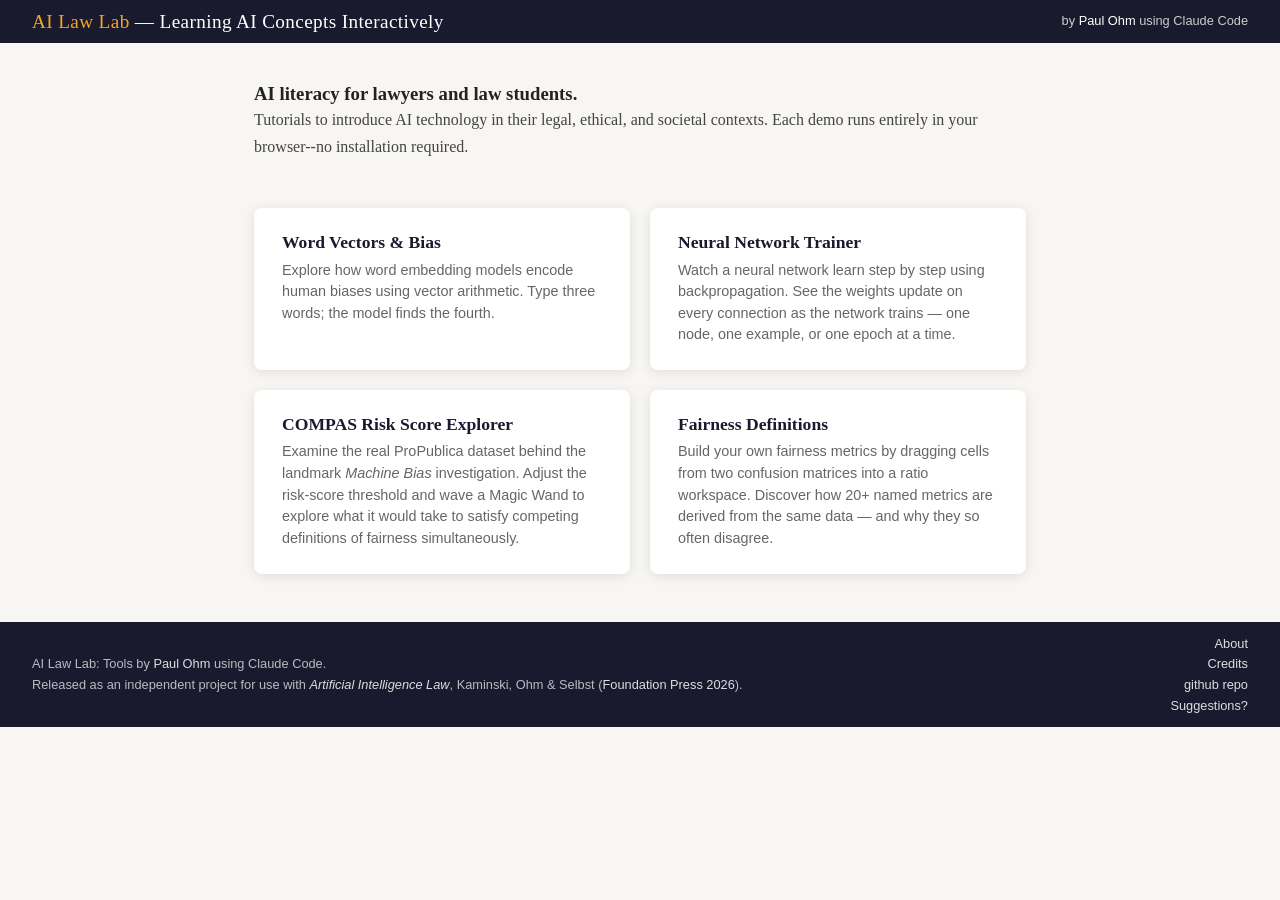
<file: index.html>
<!DOCTYPE html>
<html lang="en">
<head>
  <meta charset="UTF-8">
  <meta name="viewport" content="width=device-width, initial-scale=1.0">
  <title>AI Law Lab</title>
  <link rel="stylesheet" href="shared/css/base.css">
  <style>
    .tool-grid {
      max-width: 820px;
      margin: 3rem auto;
      padding: 0 1.5rem;
      display: grid;
      grid-template-columns: repeat(auto-fill, minmax(280px, 1fr));
      gap: 1.25rem;
    }
    .tool-card {
      background: var(--white);
      border-radius: var(--radius);
      box-shadow: var(--shadow);
      padding: 1.5rem 1.75rem;
      text-decoration: none;
      color: var(--text);
      display: block;
      transition: box-shadow 0.15s;
    }
    .tool-card:hover { box-shadow: 0 4px 20px rgba(0,0,0,0.15); }
    .tool-card h2 { font-size: 1.1rem; color: var(--navy); margin-bottom: 0.4rem; }
    .tool-card p  { font-size: 0.9rem; color: var(--muted); line-height: 1.5; font-family: sans-serif; }
    .intro {
      max-width: 820px;
      margin: 2.5rem auto 0;
      padding: 0 1.5rem;
    }
    .intro p { font-size: 1rem; line-height: 1.7; color: #444; }
  </style>
</head>
<body>

<header>
  <h1><span>AI Law Lab</span> — Learning AI Concepts Interactively</h1>
  <p class="byline">by <a href="https://www.paulohm.com/">Paul Ohm</a> using Claude Code</p>
</header>

<div class="intro">
  <p><h3>AI literacy for lawyers and law students.</h3></p> 
  <p>Tutorials to introduce AI technology in their legal, ethical, and societal contexts. Each demo runs entirely in your browser--no installation required.</p>




</div>

<div class="tool-grid">
  <a class="tool-card" href="wordvectors/">
    <h2>Word Vectors &amp; Bias</h2>
    <p>Explore how word embedding models encode human biases using vector arithmetic. Type three words; the model finds the fourth.</p>
  </a>
  <a class="tool-card" href="neuralnet/">
    <h2>Neural Network Trainer</h2>
    <p>Watch a neural network learn step by step using backpropagation. See the weights update on every connection as the network trains — one node, one example, or one epoch at a time.</p>
  </a>
  <a class="tool-card" href="compas/">
    <h2>COMPAS Risk Score Explorer</h2>
    <p>Examine the real ProPublica dataset behind the landmark <em>Machine Bias</em> investigation. Adjust the risk-score threshold and wave a Magic Wand to explore what it would take to satisfy competing definitions of fairness simultaneously.</p>
  </a>
  <a class="tool-card" href="fairness/">
    <h2>Fairness Definitions</h2>
    <p>Build your own fairness metrics by dragging cells from two confusion matrices into a ratio workspace. Discover how 20+ named metrics are derived from the same data — and why they so often disagree.</p>
  </a>
</div>

<footer id="site-footer"></footer>
<script src="shared/js/footer.js"></script>
<script data-goatcounter="https://paulohm.goatcounter.com/count"
        async src="//gc.zgo.at/count.js"></script>
</body>
</html>
</file>
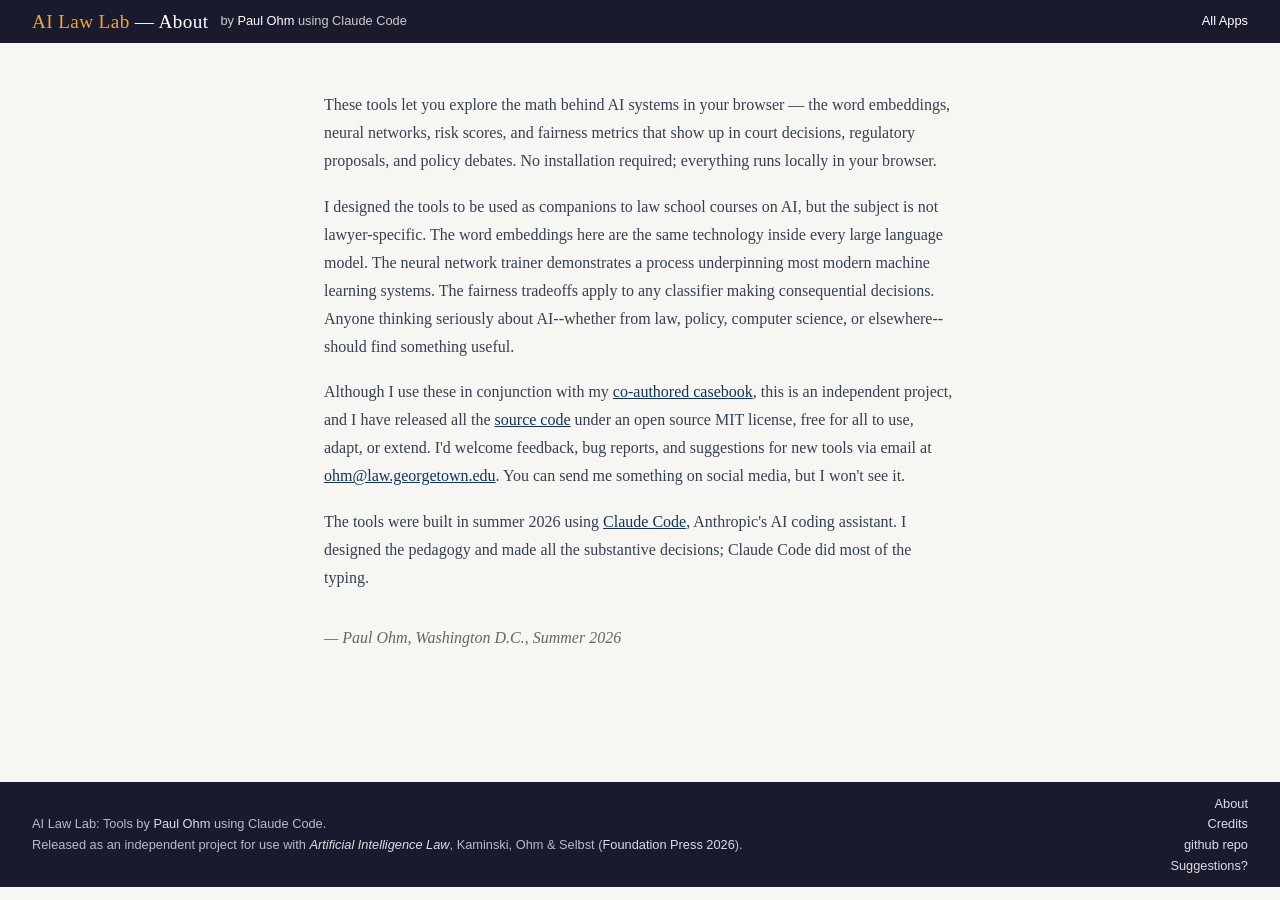
<file: about/index.html>
<!DOCTYPE html>
<html lang="en">
<head>
  <meta charset="UTF-8">
  <meta name="viewport" content="width=device-width, initial-scale=1.0">
  <title>About — AI Law Lab</title>
  <link rel="stylesheet" href="../shared/css/base.css">
  <style>
    .prose {
      max-width: 680px;
      margin: 3rem auto;
      padding: 0 1.5rem 4rem;
    }
    .prose p {
      font-size: 1rem;
      line-height: 1.75;
      color: #334155;
      margin-bottom: 1.1rem;
    }
    .prose a { color: var(--blue); }
    .prose .sig {
      margin-top: 2rem;
      font-style: italic;
      color: var(--muted);
    }
  </style>
</head>
<body>

<header id="site-header"></header>
<script>window.APP_HEADER = { h1: '<span>AI Law Lab</span> — About', hideTutorial: true, root: '../' };</script>
<script src="../shared/js/header.js"></script>

<main class="prose">
  <p>These tools let you explore the math behind AI systems in your browser — the word embeddings, neural networks, risk scores, and fairness metrics that show up in court decisions, regulatory proposals, and policy debates. No installation required; everything runs locally in your browser.</p>

  <p>I designed the tools to be used as companions to law school courses on AI, but the subject is not lawyer-specific. The word embeddings here are the same technology inside every large language model. The neural network trainer demonstrates a process underpinning most modern machine learning systems. The fairness tradeoffs apply to any classifier making consequential decisions. Anyone thinking seriously about AI--whether from law, policy, computer science, or elsewhere--should find something useful.</p>

  <p>Although I use these in conjunction with my <a href="https://aila.ws">co-authored casebook</a>, this is an independent project, and I have released all the <a href="https://github.com/ohmpage/ailawlab">source code</a> under an open source MIT license, free for all to use, adapt, or extend. I'd welcome feedback, bug reports, and suggestions for new tools via email at <a href="mailto:ohm@law.georgetown.edu">ohm@law.georgetown.edu</a>. You can send me something on social media, but I won't see it.</p>

  <p>The tools were built in summer 2026 using <a href="https://claude.ai/code">Claude Code</a>, Anthropic's AI coding assistant. I designed the pedagogy and made all the substantive decisions; Claude Code did most of the typing.</p>

  <p class="sig">— Paul Ohm, Washington D.C., Summer 2026</p>
</main>

<footer id="site-footer"></footer>
<script src="../shared/js/footer.js"></script>
<script data-goatcounter="https://paulohm.goatcounter.com/count"
        async src="//gc.zgo.at/count.js"></script>
</body>
</html>
</file>
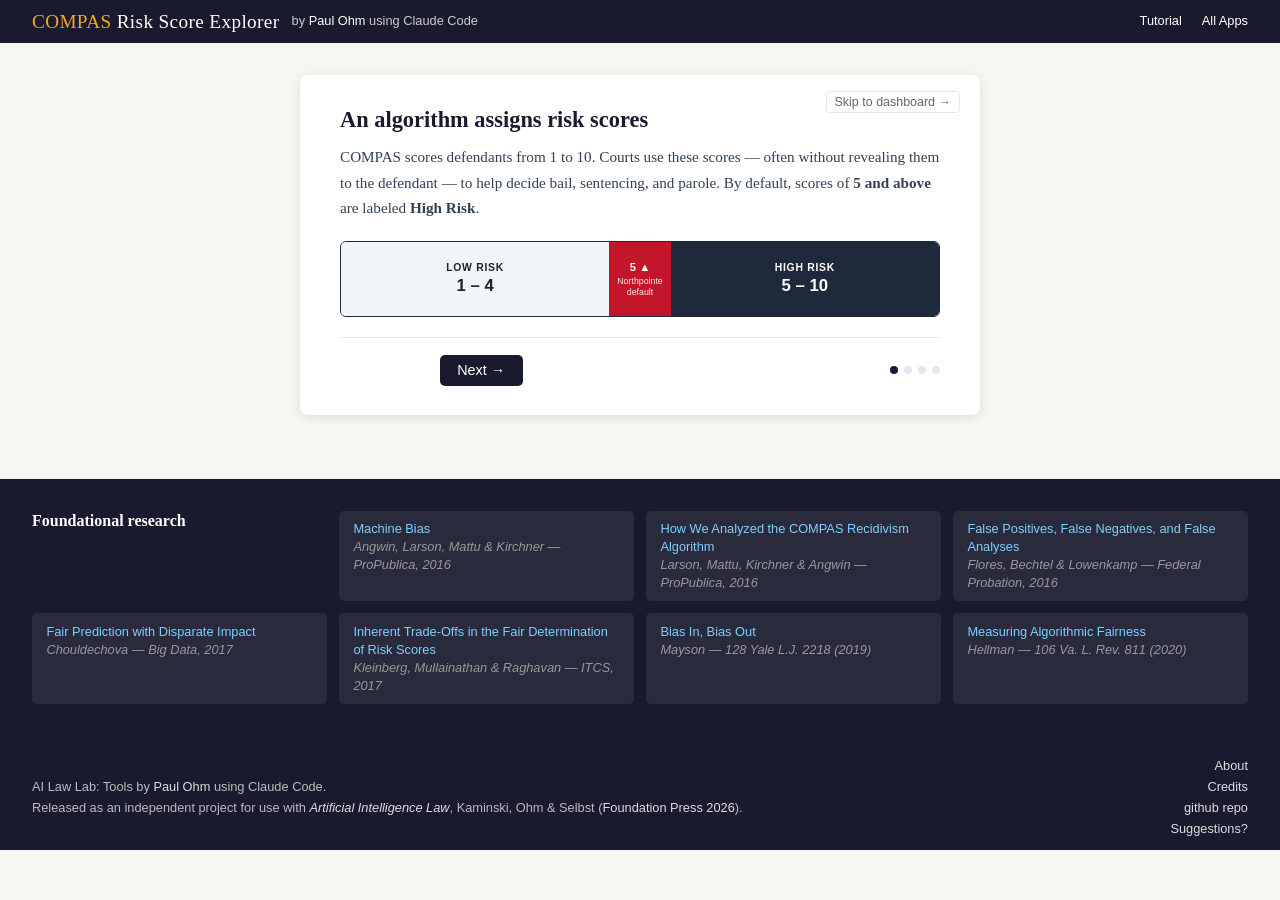
<file: compas/index.html>
<!DOCTYPE html>
<html lang="en">
<head>
  <meta charset="UTF-8">
  <meta name="viewport" content="width=device-width, initial-scale=1.0">
  <title>COMPAS Risk Score Explorer — AI Law</title>
  <link rel="stylesheet" href="../shared/css/base.css">
  <link rel="stylesheet" href="css/style.css">
</head>
<body>

<header id="site-header"></header>
<script>window.APP_HEADER = { h1: '<span>COMPAS</span> Risk Score Explorer' };</script>
<script src="../shared/js/header.js"></script>

<!-- ── Explainer (4 slides) ────────────────────────────────────────────────── -->
<section id="explainer">
  <div class="slide-card">
    <button id="btn-skip" class="skip-btn">Skip to dashboard &rarr;</button>
    <h2 id="slide-title"></h2>
    <p  id="slide-body"></p>
    <div id="slide-viz"></div>
    <nav class="slide-nav">
      <button id="btn-prev">&#8592; Back</button>
      <button id="btn-next">Next &#8594;</button>
      <div class="dots">
        <div class="dot"></div>
        <div class="dot"></div>
        <div class="dot"></div>
        <div class="dot"></div>
      </div>
    </nav>
  </div>
</section>

<!-- ── Main dashboard (hidden until explainer done) ─────────────────────────── -->
<main id="main-app" class="hidden">

  <!-- ── Threshold control ─────────────────────────────────────────────────── -->
  <section class="control-card" id="control-card">
    <div class="threshold-header">
      High-risk cutoff: scores <strong id="thresh-val">5</strong> and above &rarr; <strong>High Risk</strong>
      <span class="threshold-tag" id="thresh-tag">Northpointe default</span>
    </div>
    <div class="slider-wrap">
      <input type="range" id="threshold-slider" min="1" max="10" value="5">
      <div class="slider-ticks" aria-hidden="true">
        <span>1</span><span>2</span><span>3</span><span>4</span><span>5</span>
        <span>6</span><span>7</span><span>8</span><span>9</span><span>10</span>
      </div>
    </div>
    <div class="wand-toggle-row">
      <button id="btn-wand-enter" class="wand-btn">🪄 Wave the Magic Wand</button>
    </div>
  </section>

  <!-- ── Magic Wand controls (hidden until wand mode) ──────────────────────── -->
  <div class="wand-card hidden" id="wand-controls">
    <div class="wand-banner">
      <span class="wand-badge">🪄 MAGIC WAND</span>
      Hypothetical — numbers are simulated, not from actual COMPAS data.
      <div class="wand-banner-actions">
        <button id="btn-wand-defaults" class="wand-defaults-btn">Defaults</button>
        <button id="btn-wand-exit" class="wand-exit-btn">&larr; Return to Reality</button>
      </div>
    </div>

    <div class="wand-body">

      <!-- Intervention 1: Race-specific thresholds -->
      <div class="wand-section">
        <div class="wand-section-label">Intervention 1 &mdash; Race-specific high-risk cutoff</div>
        <div class="wand-slider-group">
          <div class="wand-thresh-header">
            Black defendants: scores <strong id="thresh-black-val">5</strong> and above &rarr; High Risk
            <span class="threshold-tag" id="thresh-black-tag"></span>
          </div>
          <div class="slider-wrap">
            <input type="range" id="thresh-black-slider" min="1" max="10" value="5">
            <div class="slider-ticks" aria-hidden="true">
              <span>1</span><span>2</span><span>3</span><span>4</span><span>5</span>
              <span>6</span><span>7</span><span>8</span><span>9</span><span>10</span>
            </div>
          </div>
        </div>
        <div class="wand-slider-group">
          <div class="wand-thresh-header">
            White defendants: scores <strong id="thresh-white-val">5</strong> and above &rarr; High Risk
            <span class="threshold-tag" id="thresh-white-tag"></span>
          </div>
          <div class="slider-wrap">
            <input type="range" id="thresh-white-slider" min="1" max="10" value="5">
            <div class="slider-ticks" aria-hidden="true">
              <span>1</span><span>2</span><span>3</span><span>4</span><span>5</span>
              <span>6</span><span>7</span><span>8</span><span>9</span><span>10</span>
            </div>
          </div>
        </div>
      </div>

      <!-- Intervention 2: Base rates -->
      <div class="wand-section">
        <div class="wand-section-label">Intervention 2 &mdash; Underlying reoffense rate</div>
        <div class="wand-slider-group">
          <div class="wand-br-header">
            Black defendants: <strong id="br-black-val">51%</strong> actual reoffense rate
          </div>
          <input type="range" id="br-black-slider" min="5" max="75" step="1" class="wand-range">
          <div class="br-endpoints" aria-hidden="true"><span>5%</span><span>75%</span></div>
        </div>
        <div class="wand-slider-group">
          <div class="wand-br-header">
            White defendants: <strong id="br-white-val">39%</strong> actual reoffense rate
          </div>
          <input type="range" id="br-white-slider" min="5" max="75" step="1" class="wand-range">
          <div class="br-endpoints" aria-hidden="true"><span>5%</span><span>75%</span></div>
        </div>
        <p class="wand-disclaimer">
          Changing base rates also requires retraining COMPAS on the new population &mdash;
          the algorithm must recalibrate to the new reality. The dashboard simulates the data post-recalibration.
        </p>
      </div>

      <!-- Intervention 3: Model accuracy -->
      <div class="wand-section">
        <div class="wand-section-label">Intervention 3 &mdash; Model accuracy</div>
        <div class="wand-slider-group">
          <div class="wand-br-header">
            Accuracy: <strong id="accuracy-val">Current (COMPAS)</strong>
          </div>
          <input type="range" id="accuracy-slider" min="0" max="100" step="1" value="0" class="wand-range wand-range-accuracy">
          <div class="br-endpoints" aria-hidden="true"><span>Current (COMPAS)</span><span>Perfect</span></div>
        </div>
      </div>

    </div><!-- /.wand-body -->
  </div>

  <!-- ── Two confusion matrices ─────────────────────────────────────────────── -->
  <div class="matrices-row">

    <div class="matrix-card">
      <div class="group-header">
        <h2>Black defendants</h2>
        <span class="group-n" id="n-black">loading…</span>
      </div>
      <div class="matrix-grid" id="grid-black"></div>
      <div class="stats-bar" id="stats-black"></div>
    </div>

    <div class="matrix-card">
      <div class="group-header">
        <h2>White defendants</h2>
        <span class="group-n" id="n-white">loading…</span>
      </div>
      <div class="matrix-grid" id="grid-white"></div>
      <div class="stats-bar" id="stats-white"></div>
    </div>

  </div>

  <!-- ── Stat explainer (appears when a stat is clicked) ───────────────────── -->
  <div class="stat-explainer hidden" id="stat-explainer"></div>

</main>

<!-- ── Foundational research ─────────────────────────────────────────────────── -->
<footer class="papers-section">
  <div class="papers-grid">
    <h3>Foundational research</h3>
    <div class="paper-link">
      <a href="https://www.propublica.org/article/machine-bias-risk-assessments-in-criminal-sentencing" target="_blank">
        Machine Bias
      </a><br>
      <span class="venue">Angwin, Larson, Mattu &amp; Kirchner — ProPublica, 2016</span>
    </div>
    <div class="paper-link">
      <a href="https://www.propublica.org/article/how-we-analyzed-the-compas-recidivism-algorithm" target="_blank">
        How We Analyzed the COMPAS Recidivism Algorithm
      </a><br>
      <span class="venue">Larson, Mattu, Kirchner &amp; Angwin — ProPublica, 2016</span>
    </div>
    <div class="paper-link">
      <a href="https://www.crj.org/publication/false-positives-false-negatives-false-analyses-rejoinder/" target="_blank">
        False Positives, False Negatives, and False Analyses
      </a><br>
      <span class="venue">Flores, Bechtel &amp; Lowenkamp — <em>Federal Probation</em>, 2016</span>
    </div>
    <div class="paper-link">
      <a href="https://arxiv.org/abs/1703.00056" target="_blank">
        Fair Prediction with Disparate Impact
      </a><br>
      <span class="venue">Chouldechova — <em>Big Data</em>, 2017</span>
    </div>
    <div class="paper-link">
      <a href="https://arxiv.org/abs/1609.05807" target="_blank">
        Inherent Trade-Offs in the Fair Determination of Risk Scores
      </a><br>
      <span class="venue">Kleinberg, Mullainathan &amp; Raghavan — ITCS, 2017</span>
    </div>
    <div class="paper-link">
      <a href="https://yalelawjournal.org/pdf/Mayson_p5g2tz2m.pdf" target="_blank">
        Bias In, Bias Out
      </a><br>
      <span class="venue">Mayson — 128 <em>Yale L.J.</em> 2218 (2019)</span>
    </div>
    <div class="paper-link">
      <a href="https://virginialawreview.org/wp-content/uploads/2020/06/Hellman_Book.pdf" target="_blank">
        Measuring Algorithmic Fairness
      </a><br>
      <span class="venue">Hellman — 106 <em>Va. L. Rev.</em> 811 (2020)</span>
    </div>
  </div>
</footer>

<script src="js/app.js"></script>

<footer id="site-footer"></footer>
<script src="../shared/js/footer.js"></script>
<script data-goatcounter="https://paulohm.goatcounter.com/count"
        async src="//gc.zgo.at/count.js"></script>
</body>
</html>
</file>
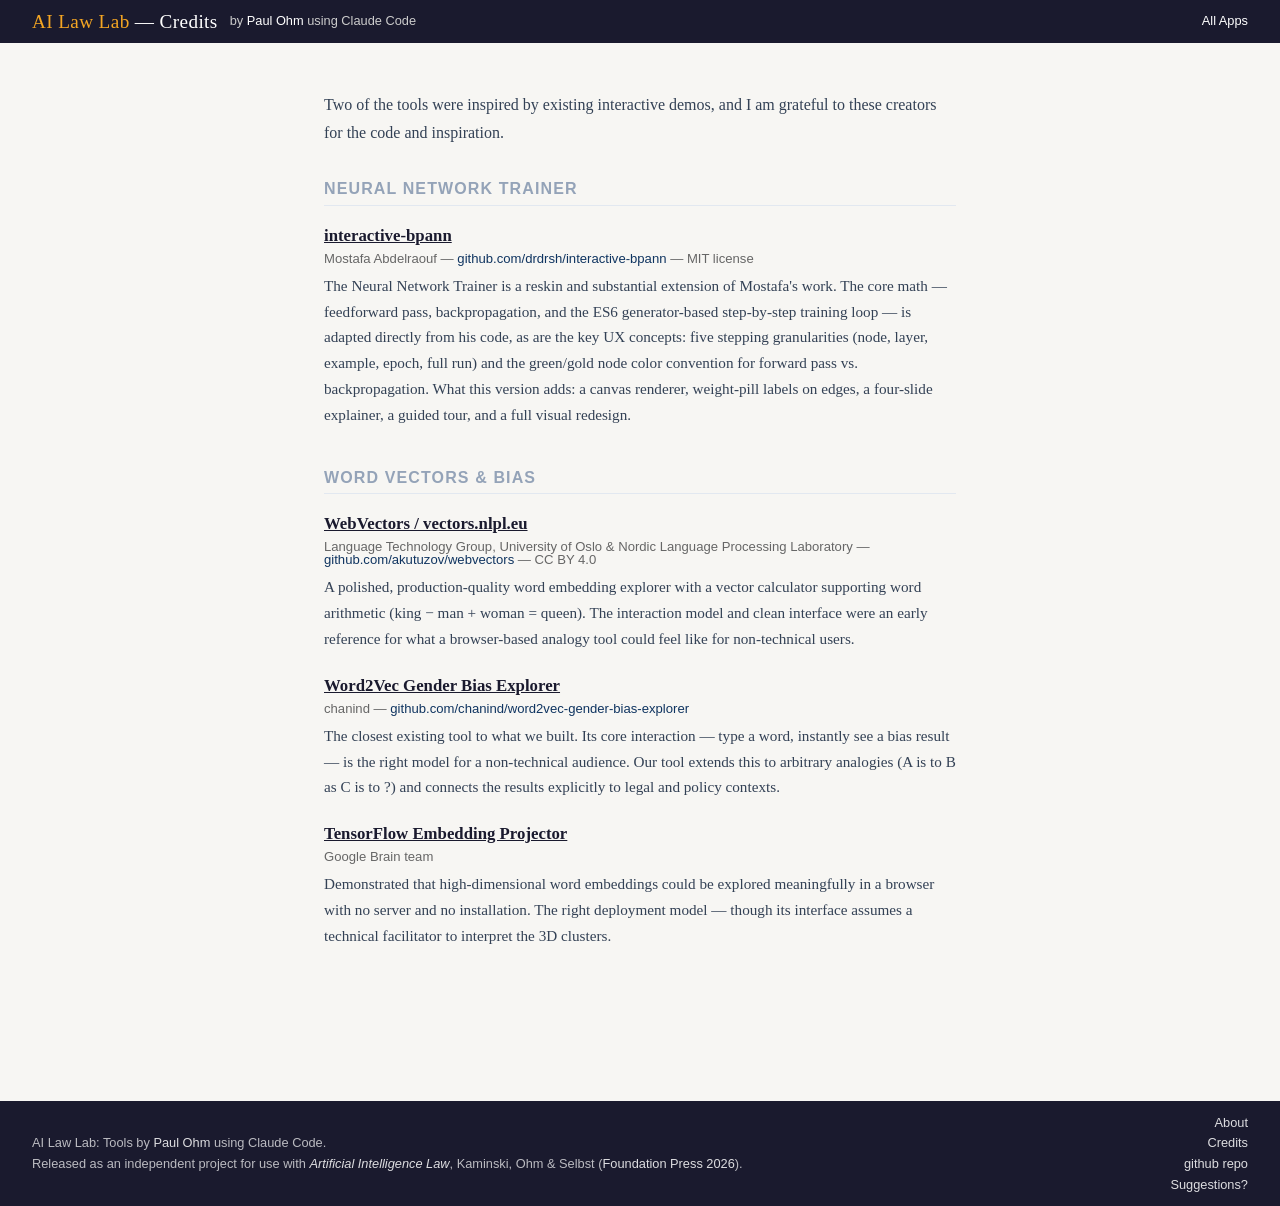
<file: credits/index.html>
<!DOCTYPE html>
<html lang="en">
<head>
  <meta charset="UTF-8">
  <meta name="viewport" content="width=device-width, initial-scale=1.0">
  <title>Credits — AI Law Lab</title>
  <link rel="stylesheet" href="../shared/css/base.css">
  <style>
    .prose {
      max-width: 680px;
      margin: 3rem auto;
      padding: 0 1.5rem 4rem;
    }
    .prose > p.lede {
      font-size: 1rem;
      line-height: 1.75;
      color: #334155;
      margin-bottom: 2rem;
    }
    .credit-group {
      margin-bottom: 2.5rem;
    }
    .credit-group h2 {
      font-size: 1rem;
      font-family: sans-serif;
      font-weight: 700;
      text-transform: uppercase;
      letter-spacing: 0.07em;
      color: #94a3b8;
      margin-bottom: 1.25rem;
      padding-bottom: 0.4rem;
      border-bottom: 1px solid #e2e8f0;
    }
    .credit-item {
      margin-bottom: 1.5rem;
    }
    .credit-item h3 {
      font-size: 1.05rem;
      color: var(--navy);
      margin-bottom: 0.35rem;
    }
    .credit-item h3 a { color: var(--navy); }
    .credit-item h3 a:hover { color: var(--blue); }
    .credit-item .byline {
      font-family: sans-serif;
      font-size: 0.82rem;
      color: var(--muted);
      margin-bottom: 0.5rem;
      display: block;
      line-height: 1;
    }
    .credit-item p {
      font-size: 0.95rem;
      line-height: 1.7;
      color: #334155;
      margin: 0;
    }
    .prose a { color: var(--blue); }
  </style>
</head>
<body>

<header id="site-header"></header>
<script>window.APP_HEADER = { h1: '<span>AI Law Lab</span> — Credits', hideTutorial: true, root: '../' };</script>
<script src="../shared/js/header.js"></script>

<main class="prose">
  <p class="lede">Two of the tools were inspired by existing interactive demos, and I am grateful to these creators for the code and inspiration.</p>

  <div class="credit-group">
    <h2>Neural Network Trainer</h2>

    <div class="credit-item">
      <h3><a href="https://experiments.mostafa.io/ffbpann/">interactive-bpann</a></h3>
      <span class="byline">Mostafa Abdelraouf — <a href="https://github.com/drdrsh/interactive-bpann">github.com/drdrsh/interactive-bpann</a> — MIT license</span>
      <p>The Neural Network Trainer is a reskin and substantial extension of Mostafa's work. The core math — feedforward pass, backpropagation, and the ES6 generator-based step-by-step training loop — is adapted directly from his code, as are the key UX concepts: five stepping granularities (node, layer, example, epoch, full run) and the green/gold node color convention for forward pass vs. backpropagation. What this version adds: a canvas renderer, weight-pill labels on edges, a four-slide explainer, a guided tour, and a full visual redesign.</p>
    </div>
  </div>

  <div class="credit-group">
    <h2>Word Vectors &amp; Bias</h2>

    <div class="credit-item">
      <h3><a href="https://vectors.nlpl.eu/explore/embeddings/en/calculator/">WebVectors / vectors.nlpl.eu</a></h3>
      <span class="byline">Language Technology Group, University of Oslo &amp; Nordic Language Processing Laboratory — <a href="https://github.com/akutuzov/webvectors">github.com/akutuzov/webvectors</a> — CC BY 4.0</span>
      <p>A polished, production-quality word embedding explorer with a vector calculator supporting word arithmetic (king − man + woman = queen). The interaction model and clean interface were an early reference for what a browser-based analogy tool could feel like for non-technical users.</p>
    </div>

    <div class="credit-item">
      <h3><a href="https://chanind.github.io/word2vec-gender-bias-explorer/">Word2Vec Gender Bias Explorer</a></h3>
      <span class="byline">chanind — <a href="https://github.com/chanind/word2vec-gender-bias-explorer">github.com/chanind/word2vec-gender-bias-explorer</a></span>
      <p>The closest existing tool to what we built. Its core interaction — type a word, instantly see a bias result — is the right model for a non-technical audience. Our tool extends this to arbitrary analogies (A is to B as C is to ?) and connects the results explicitly to legal and policy contexts.</p>
    </div>

    <div class="credit-item">
      <h3><a href="https://projector.tensorflow.org/">TensorFlow Embedding Projector</a></h3>
      <span class="byline">Google Brain team</span>
      <p>Demonstrated that high-dimensional word embeddings could be explored meaningfully in a browser with no server and no installation. The right deployment model — though its interface assumes a technical facilitator to interpret the 3D clusters.</p>
    </div>

  </div>


</main>

<footer id="site-footer"></footer>
<script src="../shared/js/footer.js"></script>
<script data-goatcounter="https://paulohm.goatcounter.com/count"
        async src="//gc.zgo.at/count.js"></script>
</body>
</html>
</file>
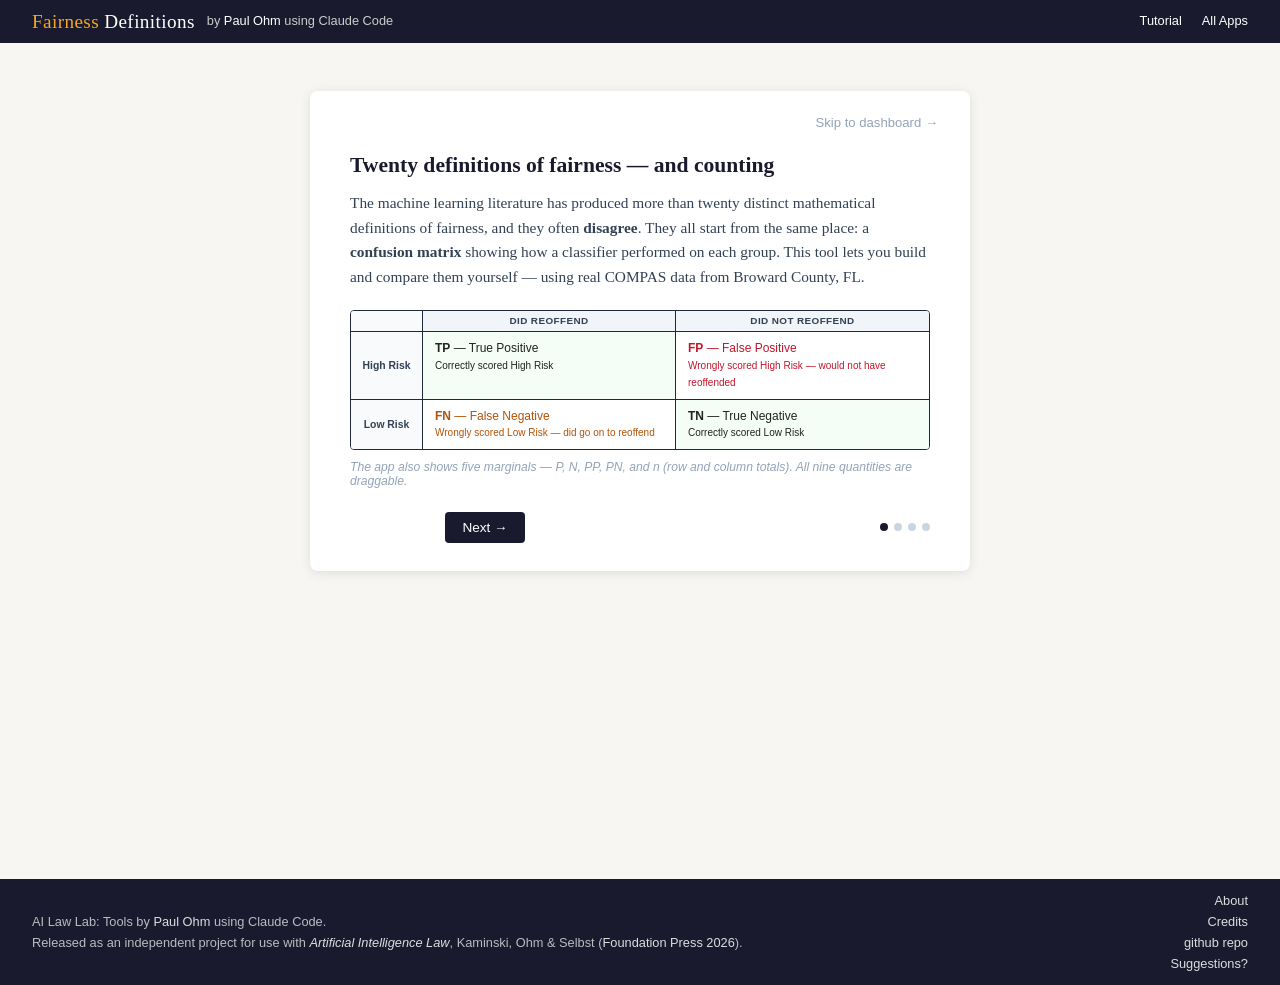
<file: fairness/index.html>
<!DOCTYPE html>
<html lang="en">
<head>
  <meta charset="UTF-8">
  <meta name="viewport" content="width=device-width, initial-scale=1.0">
  <title>Fairness Definitions — AI Law</title>
  <link rel="stylesheet" href="../shared/css/base.css">
  <link rel="stylesheet" href="css/style.css">
</head>
<body>

<header id="site-header"></header>
<script>window.APP_HEADER = { h1: '<span>Fairness</span> Definitions' };</script>
<script src="../shared/js/header.js"></script>

<!-- ── Explainer (4 slides) ────────────────────────────────────────────────── -->
<section id="explainer">
  <div class="slide-card">
    <button class="skip-btn" id="btn-skip">Skip to dashboard &rarr;</button>
    <h2 id="slide-title"></h2>
    <p  id="slide-body"></p>
    <div id="slide-viz"></div>
    <nav class="slide-nav">
      <button id="btn-prev">← Back</button>
      <button id="btn-next">Next →</button>
      <div class="dots">
        <div class="dot"></div>
        <div class="dot"></div>
        <div class="dot"></div>
        <div class="dot"></div>
      </div>
    </nav>
  </div>
</section>

<!-- ── Main app (hidden until explainer done) ─────────────────────────────── -->
<main id="main-app" class="hidden">

  <!-- ── Dataset selector ─────────────────────────────────────────────────── -->
  <div class="dataset-selector">
    <span class="dataset-selector-label">Dataset:</span>
    <div class="dataset-btns">
      <button class="dataset-btn active" data-index="0">COMPAS — Race</button>
      <button class="dataset-btn"        data-index="1">COMPAS — Gender</button>
      <button class="dataset-btn"        data-index="2">Gender Shades</button>
      <button class="dataset-btn"        data-index="3">Emily &amp; Greg</button>
    </div>
  </div>
  <p class="dataset-desc" id="dataset-desc"></p>

  <!-- ── Confusion matrices ────────────────────────────────────────────────── -->
  <div class="matrices-row">
    <div class="matrix-card">
      <div class="group-header">
        <h2 class="group-name"></h2>
      </div>
      <div class="matrix-wrap"></div>
      <div class="live-result" data-group="0"></div>
    </div>
    <div class="matrix-card">
      <div class="group-header">
        <h2 class="group-name"></h2>
      </div>
      <div class="matrix-wrap"></div>
      <div class="live-result" data-group="1"></div>
    </div>
  </div>

  <!-- ── Instruction bridge ───────────────────────────────────────────────── -->
  <p class="page-hint">
    Click or drag any cell from either confusion matrix into the workspace below to build a fairness metric.
    When you assemble a known metric, the app will name it and explain its significance.
  </p>

  <!-- ── Known Metrics drawer (visible from the start; chips revealed via the link below or an easter egg) ── -->
  <div class="metrics-drawer open" id="metrics-drawer">
    <div class="drawer-inner">
      <span class="drawer-label">Known Metrics</span>
      <p class="drawer-teaser" id="drawer-teaser">
        The Ratio Workspace below names any metric you build that's well known in the fairness literature.
        Rather not hunt for them yourself?
        <button type="button" id="btn-reveal-drawer" class="drawer-reveal-link">Reveal a few known metrics</button>.
      </p>
      <div class="drawer-chips" id="drawer-chips"></div>
    </div>
  </div>

  <!-- ── Ratio workspace ──────────────────────────────────────────────────── -->
  <div class="workspace-card">
    <div class="workspace-heading">Ratio Workspace</div>
    <div class="workspace-zones">
      <div class="zone-wrapper" data-zone="num">
        <div class="zone-label">Numerator</div>
        <div class="zone num-zone" id="num-zone"></div>
      </div>
      <div class="workspace-divider"></div>
      <div class="zone-wrapper" data-zone="den">
        <div class="zone-label">Denominator</div>
        <div class="zone den-zone" id="den-zone"></div>
      </div>
    </div>
    <div class="metric-info" id="metric-info"></div>
    <div class="workspace-actions">
      <button id="btn-clear" type="button">Clear</button>
      <button id="btn-remember" type="button" disabled>Save Metric ▸</button>
    </div>
  </div>

  <!-- ── Saved metrics table ──────────────────────────────────────────────── -->
  <div class="saved-section" id="saved-section" style="display:none">
    <div class="saved-header">
      <h2>Saved Metrics</h2>
      <button id="btn-print" type="button" class="btn-print">Print / Export</button>
    </div>
    <table class="saved-table">
      <thead>
        <tr>
          <th>Metric</th>
          <th>Formula</th>
          <th id="th-group0">Black Defendants</th>
          <th id="th-group1">White Defendants</th>
          <th>Difference</th>
          <th></th>
        </tr>
      </thead>
      <tbody id="saved-tbody"></tbody>
    </table>
  </div>

<!-- ── Foundational research ──────────────────────────────────────────────── -->
<footer class="papers-section">
  <div class="papers-grid">
    <h3>Foundational research</h3>
    <div class="paper-link">
      <a href="https://en.wikipedia.org/wiki/Confusion_matrix" target="_blank">Confusion Matrix</a><br>
      <span class="venue">Wikipedia — Table of Confusion metrics</span>
    </div>
    <div class="paper-link">
      <a href="https://facctconference.org/static/tutorials/narayanan-21defs18.pdf" target="_blank">21 Definitions of Fairness and Their Politics</a><br>
      <span class="venue">Narayanan — FAccT Tutorial, 2018</span>
    </div>
    <div class="paper-link">
      <a href="https://arxiv.org/abs/1703.00056" target="_blank">Fair Prediction with Disparate Impact</a><br>
      <span class="venue">Chouldechova — <em>Big Data</em>, 2017</span>
    </div>
    <div class="paper-link">
      <a href="https://arxiv.org/abs/1609.05807" target="_blank">Inherent Trade-Offs in the Fair Determination of Risk Scores</a><br>
      <span class="venue">Kleinberg, Mullainathan &amp; Raghavan — ITCS, 2017</span>
    </div>
    <div class="paper-link">
      <a href="https://arxiv.org/abs/1610.02413" target="_blank">Equality of Opportunity in Supervised Learning</a><br>
      <span class="venue">Hardt, Price &amp; Srebro — NeurIPS, 2016</span>
    </div>
    <div class="paper-link">
      <a href="https://www.propublica.org/article/machine-bias-risk-assessments-in-criminal-sentencing" target="_blank">Machine Bias</a><br>
      <span class="venue">Angwin, Larson, Mattu &amp; Kirchner — ProPublica, 2016</span>
    </div>
    <div class="paper-link">
      <a href="https://www.jstor.org/stable/community.28327674" target="_blank">Medical School Admissions: Report of a Formal Investigation into St. George's Hospital Medical School</a><br>
      <span class="venue">Commission for Racial Equality, 1988</span>
    </div>
    <div class="paper-link">
      <a href="https://www.aeaweb.org/articles?id=10.1257/0002828042002561" target="_blank">Are Emily and Greg More Employable Than Lakisha and Jamal?</a><br>
      <span class="venue">Bertrand &amp; Mullainathan — <em>American Economic Review</em>, 2004</span>
    </div>
    <div class="paper-link">
      <a href="https://proceedings.mlr.press/v81/buolamwini18a.html" target="_blank">Gender Shades: Intersectional Accuracy Disparities in Commercial Gender Classification</a><br>
      <span class="venue">Buolamwini &amp; Gebru — FAccT, 2018</span>
    </div>
  </div>
</footer>

</main>

<script src="js/app.js"></script>

<footer id="site-footer"></footer>
<script src="../shared/js/footer.js"></script>
<script data-goatcounter="https://paulohm.goatcounter.com/count"
        async src="//gc.zgo.at/count.js"></script>
</body>
</html>
</file>
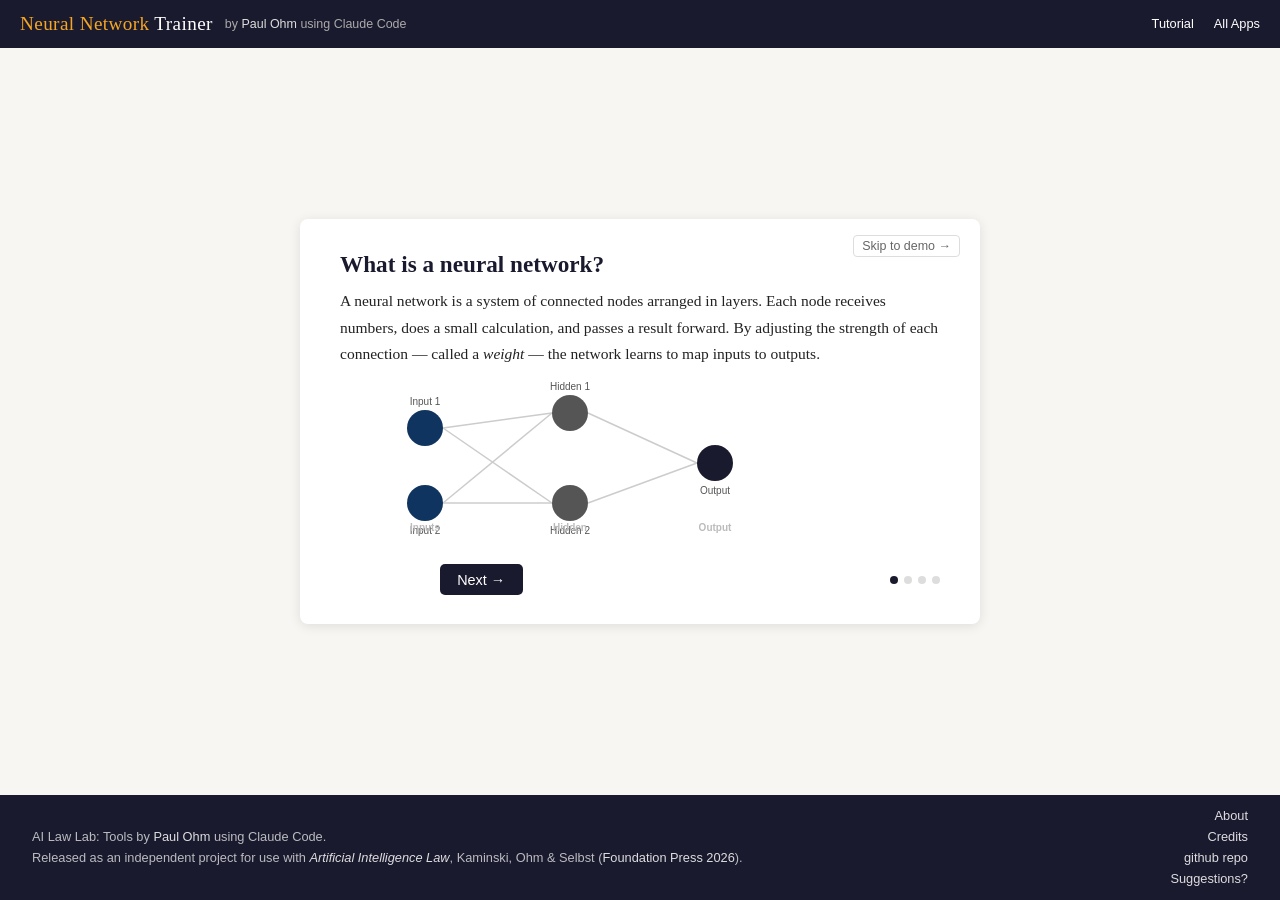
<file: neuralnet/index.html>
<!DOCTYPE html>
<html lang="en">
<head>
  <meta charset="UTF-8">
  <meta name="viewport" content="width=device-width, initial-scale=1.0">
  <title>Neural Network Trainer — Interactive Demo</title>
  <link rel="stylesheet" href="../shared/css/base.css">
  <link rel="stylesheet" href="css/style.css">
</head>
<body>

<!-- ── Header ──────────────────────────────────────────────────────────────── -->
<header id="site-header"></header>
<script>window.APP_HEADER = { h1: '<span>Neural Network</span> Trainer' };</script>
<script src="../shared/js/header.js"></script>

<!-- ── Explainer (4 slides) ────────────────────────────────────────────────── -->
<section id="explainer">
  <div class="slide-card">
    <button id="btn-skip" class="skip-btn">Skip to demo &rarr;</button>
    <h2 id="slide-title"></h2>
    <p  id="slide-body"></p>
    <div id="slide-viz"></div>
    <nav class="slide-nav">
      <button id="btn-prev">&#8592; Back</button>
      <button id="btn-next">Next &#8594;</button>
      <div class="dots">
        <div class="dot"></div>
        <div class="dot"></div>
        <div class="dot"></div>
        <div class="dot"></div>
      </div>
    </nav>
  </div>
</section>

<!-- ── App shell (hidden until explainer done) ─────────────────────────────── -->
<div id="app" class="hidden">

  <!-- Settings drawer -->
  <aside id="settings-panel">
    <div class="panel-inner">
      <h2>Network Settings</h2>
      <div class="field-row">
        <label for="cfg-epochs">Epochs</label>
        <input type="number" id="cfg-epochs" min="100" max="50000" step="100" value="15000">
      </div>
      <div class="field-row">
        <label for="cfg-lr">Learning Rate</label>
        <input type="number" id="cfg-lr" min="0.01" max="5" step="0.01" value="0.5">
      </div>
      <div class="field-row">
        <label for="cfg-tol">Tolerance</label>
        <input type="number" id="cfg-tol" min="0.01" max="0.5" step="0.01" value="0.1">
      </div>
      <div class="field-row">
        <label for="cfg-layers">Hidden Layers</label>
        <input type="number" id="cfg-layers" min="1" max="5" step="1" value="1">
      </div>
      <div id="nodes-per-layer"></div>

      <h2>Training Data</h2>
      <div id="data-table-wrap">
        <!-- rendered by app.js -->
      </div>
      <div class="table-controls">
        <button id="btn-add-row">+ Row</button>
        <button id="btn-del-row">− Row</button>
        <button id="btn-add-input">+ Input</button>
        <button id="btn-add-output">+ Output</button>
        <button id="btn-del-col">− Column</button>
      </div>

      <div class="btn-pair">
        <button id="btn-reset" class="half-btn">Defaults</button>
        <button id="btn-randomize" class="half-btn">Randomize</button>
      </div>
      <button id="btn-build" class="build-btn">Build Network</button>
    </div>
  </aside>

  <!-- Main content -->
  <main id="main-content">

    <!-- Network canvas area -->
    <div id="canvas-wrap">
      <div id="canvas-placeholder">
        <p>Configure your network and click <strong>Build Network</strong> to begin.</p>
      </div>
      <canvas id="nn-canvas"></canvas>
      <div id="node-tooltip"></div>
    </div>

    <!-- Right rail: per-example progress -->
    <div id="progress-rail" class="hidden">
      <h3>Learning Progress</h3>
      <p class="progress-sub">by example</p>
      <div id="progress-list"></div>
      <div id="epoch-counter"></div>
    </div>

  </main>

  <!-- Bottom controls bar -->
  <div id="controls-bar" class="hidden">
    <div class="controls-inner">
      <button id="settings-toggle" class="icon-btn ctrl-settings-btn" title="Network Settings" aria-label="Open settings">&#9776;</button>
      <span class="ctrl-divider"></span>
      <span class="ctrl-label">Step by:</span>
      <div class="radio-group">
        <label><input type="radio" name="step-mode" value="node"    checked> Node</label>
        <label><input type="radio" name="step-mode" value="layer">          Layer</label>
        <label><input type="radio" name="step-mode" value="example">        Example</label>
        <label><input type="radio" name="step-mode" value="epoch">          Epoch</label>
        <label><input type="radio" name="step-mode" value="full">           Full run</label>
      </div>
      <span class="ctrl-label">×</span>
      <input type="number" id="step-count" min="1" max="500" step="1" value="1">
      <button id="btn-run" class="run-btn">Step</button>
      <span id="training-status"></span>
      <a href="#" id="tour-link" class="ctrl-tour-link">Take a tour</a>
    </div>
  </div>

</div>

<!-- Tour tooltip bubble -->
<div id="tour-bubble" class="hidden">
  <button id="tour-close" class="tour-close">&times;</button>
  <p id="tour-text"></p>
  <div class="tour-nav">
    <button id="tour-prev">&#8592; Prev</button>
    <button id="tour-next">Next &#8594;</button>
  </div>
</div>

<script src="js/app.js"></script>

<footer id="site-footer"></footer>
<script src="../shared/js/footer.js"></script>
<script data-goatcounter="https://paulohm.goatcounter.com/count"
        async src="//gc.zgo.at/count.js"></script>
</body>
</html>
</file>
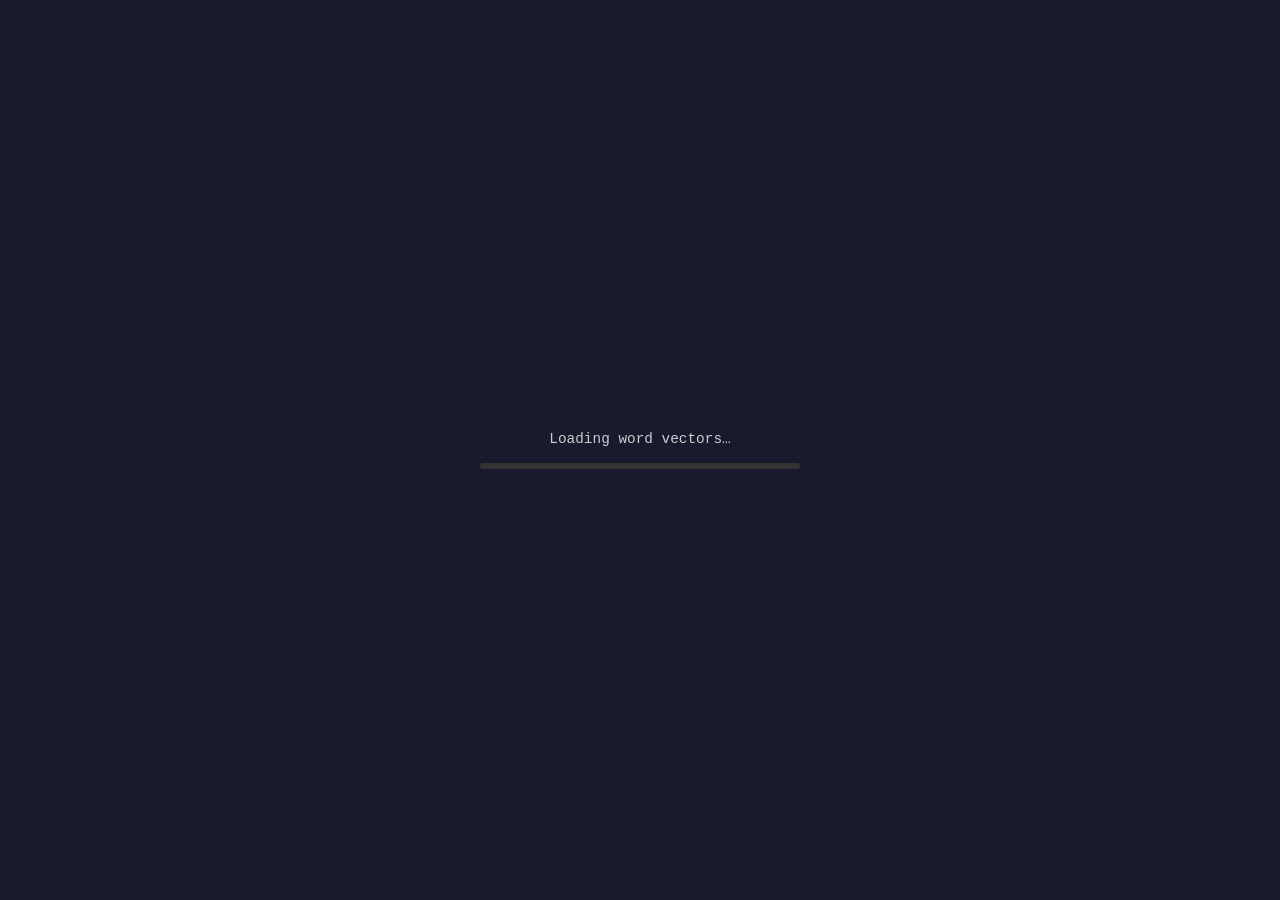
<file: w2vdemo/index.html>
<!DOCTYPE html>
<html lang="en">
<head>
  <meta charset="UTF-8">
  <meta name="viewport" content="width=device-width, initial-scale=1.0">
  <title>Word Vectors &amp; Bias — Interactive Demo</title>
  <link rel="stylesheet" href="css/style.css">
</head>
<body>

<!-- ── Loading overlay ─────────────────────────────────────────────────── -->
<div id="loading-overlay">
  <div id="load-status">Loading word vectors…</div>
  <div class="progress-track"><div id="progress-bar"></div></div>
</div>

<!-- ── Top bar ─────────────────────────────────────────────────────────── -->
<header>
  <h1>Word Vectors &amp; <span>Bias</span></h1>
  <p class="byline">Vibe Coded by <a href="https://www.paulohm.com/">Paul Ohm</a></p>
</header>

<!-- ── Explainer (4 slides) ────────────────────────────────────────────── -->
<section id="explainer">
  <div class="slide-card">
    <h2 id="slide-title"></h2>
    <p  id="slide-body"></p>
    <div id="slide-viz"></div>
    <nav class="slide-nav">
      <button id="btn-prev">← Back</button>
      <button id="btn-next">Next →</button>
      <button id="btn-skip">Skip to demo</button>
      <div class="dots">
        <div class="dot"></div>
        <div class="dot"></div>
        <div class="dot"></div>
        <div class="dot"></div>
      </div>
    </nav>
  </div>
</section>

<!-- ── Demo ────────────────────────────────────────────────────────────── -->
<section id="demo">
  <h2>Explore word vector arithmetic</h2>
  <p class="subtitle">
    Enter three words to complete the analogy. The model finds the word that
    stands in the same relationship to the third word as the first does to the second,
    using real word vector data.
  </p>

  <div class="model-toggle">
    <span class="model-toggle-label">Embeddings:</span>
    <button class="model-btn active" data-model="glove"      disabled>GloVe 6B</button>
    <button class="model-btn"        data-model="googlenews" disabled>Google News <small>+ phrases</small></button>
    <button class="model-btn"        data-model="twitter"    disabled>GloVe Twitter</button>
  </div>

  <div class="analogy-form">
    <div class="input-row">
      <input id="word-a" type="text" placeholder="e.g. king"       autocomplete="off" spellcheck="false">
      <span class="op">is to</span>
      <input id="word-b" type="text" placeholder="e.g. man"        autocomplete="off" spellcheck="false">
      <span class="op">as</span>
      <input id="word-c" type="text" placeholder="e.g. woman"      autocomplete="off" spellcheck="false">
      <span class="op">is to</span>
      <button id="compute-btn" disabled>?</button>
    </div>

    <div class="examples-row">
      <span class="label">Try:</span>
      <!-- injected by renderExamples() in app.js -->
    </div>
  </div>

  <div id="error-box"></div>

  <div id="result-box">
    <div id="equation-recap"></div>
    <span id="result-word"></span>
    <span id="result-score"></span>
    <p class="also-label">Also nearby:</p>
    <div id="result-list"></div>
    <p id="bc-similarity"></p>
  </div>

  <div id="viz-card">
    <h3>Geometric view</h3>
    <p class="viz-note">
      Words plotted in their actual vector positions (projected to 2D). The red node is the result.
      The shaded shape connects all four words — a perfect analogy would make it a rectangle.
      Distortion reveals how rough the match is.
    </p>
    <svg id="viz"></svg>
  </div>
</section>

<!-- ── Papers footer ───────────────────────────────────────────────────── -->
<footer class="papers-section">
  <div class="papers-grid">
    <h3>Foundational research</h3>
    <div class="paper-link">
      <a href="https://arxiv.org/abs/1607.06520" target="_blank">
        Man is to Computer Programmer as Woman is to Homemaker?
      </a><br>
      <span class="venue">Bolukbasi et al., NeurIPS 2016</span>
    </div>
    <div class="paper-link">
      <a href="https://www.science.org/doi/10.1126/science.aal4230" target="_blank">
        Semantics derived automatically from language corpora contain human-like biases
      </a><br>
      <span class="venue">Caliskan et al., <em>Science</em> 2017</span>
    </div>
    <div class="paper-link">
      <a href="https://www.pnas.org/doi/10.1073/pnas.1720347115" target="_blank">
        Word embeddings quantify 100 years of gender and ethnic stereotypes
      </a><br>
      <span class="venue">Garg et al., PNAS 2018</span>
    </div>
    <div class="paper-link">
      <a href="https://arxiv.org/abs/1904.04047" target="_blank">
        Black is to Criminal as Caucasian is to Police
      </a><br>
      <span class="venue">Manzini et al., NAACL 2019</span>
    </div>
    <div class="paper-link">
      <a href="https://aclanthology.org/2020.acl-main.485/" target="_blank">
        Language (Technology) is Power: A Critical Survey of "Bias" in NLP
      </a><br>
      <span class="venue">Blodgett et al., ACL 2020</span>
    </div>
    <div class="paper-link">
      <a href="https://dl.acm.org/doi/10.1145/3442188.3445922" target="_blank">
        On the Dangers of Stochastic Parrots
      </a><br>
      <span class="venue">Bender, Gebru et al., FAccT 2021</span>
    </div>
  </div>
</footer>

<script src="https://d3js.org/d3.v7.min.js"></script>
<script src="js/vectors.js"></script>
<script src="js/app.js"></script>
</body>
</html>
</file>
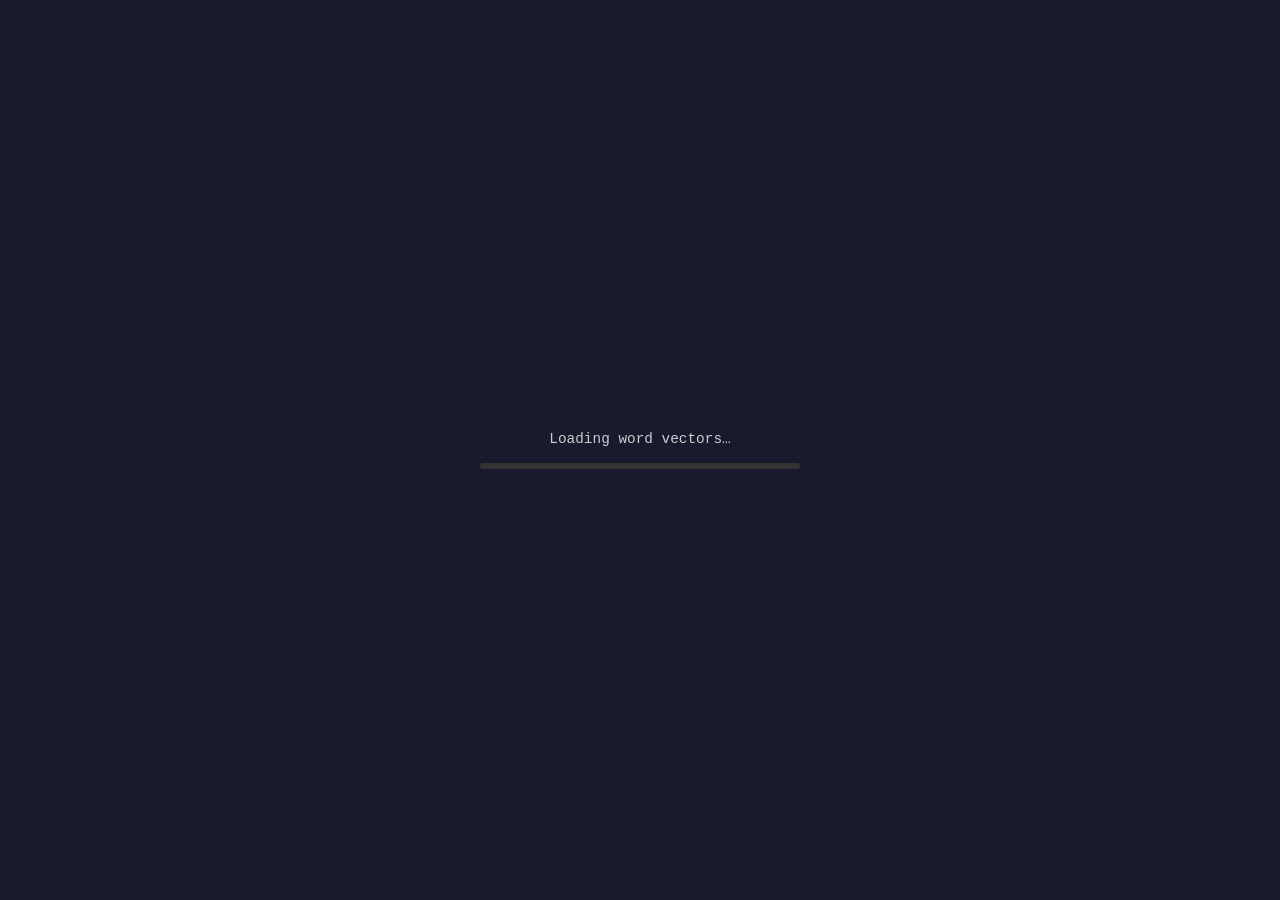
<file: wordvectors/index.html>
<!DOCTYPE html>
<html lang="en">
<head>
  <meta charset="UTF-8">
  <meta name="viewport" content="width=device-width, initial-scale=1.0">
  <title>Word Vectors &amp; Bias — Interactive Demo</title>
  <link rel="stylesheet" href="css/style.css">
</head>
<body>

<!-- ── Loading overlay ─────────────────────────────────────────────────── -->
<div id="loading-overlay">
  <div id="load-status">Loading word vectors…</div>
  <div class="progress-track"><div id="progress-bar"></div></div>
</div>

<!-- ── Top bar ─────────────────────────────────────────────────────────── -->
<header id="site-header"></header>
<script>window.APP_HEADER = { h1: '<span>Word Vectors</span> &amp; Bias' };</script>
<script src="../shared/js/header.js"></script>

<!-- ── Explainer (4 slides) ────────────────────────────────────────────── -->
<section id="explainer">
  <div class="slide-card">
    <button class="skip-btn" id="btn-skip">Skip to demo →</button>
    <h2 id="slide-title"></h2>
    <p  id="slide-body"></p>
    <div id="slide-viz"></div>
    <nav class="slide-nav">
      <button id="btn-prev">← Back</button>
      <button id="btn-next">Next →</button>
      <div class="dots">
        <div class="dot"></div>
        <div class="dot"></div>
        <div class="dot"></div>
        <div class="dot"></div>
      </div>
    </nav>
  </div>
</section>

<!-- ── Demo ────────────────────────────────────────────────────────────── -->
<section id="demo">
  <h2>Explore word vector arithmetic</h2>
  <p class="subtitle">
    Enter three words to complete the analogy. The model finds the word that
    stands in the same relationship to the third word as the first does to the second,
    using real word vector data.
  </p>

  <div class="model-toggle">
    <span class="model-toggle-label">Embeddings:</span>
    <button class="model-btn active" data-model="glove"      disabled>GloVe 6B</button>
    <button class="model-btn"        data-model="googlenews" disabled>Google News <small>+ phrases</small></button>
    <button class="model-btn"        data-model="twitter"    disabled>GloVe Twitter</button>
  </div>

  <div class="analogy-form">
    <div class="input-row">
      <input id="word-a" type="text" placeholder="e.g. king"       autocomplete="off" spellcheck="false">
      <span class="op">is to</span>
      <input id="word-b" type="text" placeholder="e.g. man"        autocomplete="off" spellcheck="false">
      <span class="op">as</span>
      <input id="word-c" type="text" placeholder="e.g. woman"      autocomplete="off" spellcheck="false">
      <span class="op">is to</span>
      <button id="compute-btn" disabled>?</button>
    </div>

    <div class="examples-row">
      <span class="label">Try:</span>
      <!-- injected by renderExamples() in app.js -->
    </div>
  </div>

  <div id="error-box"></div>

  <div id="result-box">
    <div id="equation-recap"></div>
    <span id="result-word"></span>
    <span id="result-score"></span>
    <p class="also-label">Also nearby:</p>
    <div id="result-list"></div>
    <p id="bc-similarity"></p>
  </div>

  <div id="viz-card">
    <h3>Geometric view</h3>
    <p class="viz-note">
      Words plotted in their actual vector positions (projected to 2D). The red node is the result.
      The shaded shape connects all four words — a perfect analogy would make it a parallelogram.
      Distortion reveals how rough the match is.
    </p>
    <svg id="viz"></svg>
  </div>
</section>

<!-- ── Papers footer ───────────────────────────────────────────────────── -->
<footer class="papers-section">
  <div class="papers-grid">
    <h3>Foundational research</h3>
    <div class="paper-link">
      <a href="https://arxiv.org/abs/1607.06520" target="_blank">
        Man is to Computer Programmer as Woman is to Homemaker?
      </a><br>
      <span class="venue">Bolukbasi et al., NeurIPS 2016</span>
    </div>
    <div class="paper-link">
      <a href="https://www.science.org/doi/10.1126/science.aal4230" target="_blank">
        Semantics derived automatically from language corpora contain human-like biases
      </a><br>
      <span class="venue">Caliskan et al., <em>Science</em> 2017</span>
    </div>
    <div class="paper-link">
      <a href="https://www.pnas.org/doi/10.1073/pnas.1720347115" target="_blank">
        Word embeddings quantify 100 years of gender and ethnic stereotypes
      </a><br>
      <span class="venue">Garg et al., PNAS 2018</span>
    </div>
    <div class="paper-link">
      <a href="https://arxiv.org/abs/1904.04047" target="_blank">
        Black is to Criminal as Caucasian is to Police
      </a><br>
      <span class="venue">Manzini et al., NAACL 2019</span>
    </div>
    <div class="paper-link">
      <a href="https://aclanthology.org/2020.acl-main.485/" target="_blank">
        Language (Technology) is Power: A Critical Survey of "Bias" in NLP
      </a><br>
      <span class="venue">Blodgett et al., ACL 2020</span>
    </div>
    <div class="paper-link">
      <a href="https://dl.acm.org/doi/10.1145/3442188.3445922" target="_blank">
        On the Dangers of Stochastic Parrots
      </a><br>
      <span class="venue">Bender, Gebru et al., FAccT 2021</span>
    </div>
  </div>
</footer>

<script src="https://d3js.org/d3.v7.min.js"></script>
<script src="js/vectors.js"></script>
<script src="js/app.js"></script>

<footer id="site-footer"></footer>
<script src="../shared/js/footer.js"></script>
<script data-goatcounter="https://paulohm.goatcounter.com/count"
        async src="//gc.zgo.at/count.js"></script>
</body>
</html>
</file>
<file: shared/css/base.css>
/* ── Reset & base ─────────────────────────────────────────────────────────── */
*, *::before, *::after { box-sizing: border-box; margin: 0; padding: 0; }

:root {
  --navy:   #1a1a2e;
  --red:    #c4162a;
  --blue:   #0f3460;
  --gold:   #f5a623;
  --bg:     #f7f6f3;
  --white:  #ffffff;
  --border: #ddd;
  --text:   #222;
  --muted:  #666;
  --radius: 8px;
  --shadow: 0 2px 12px rgba(0,0,0,0.10);
}

html { font-size: 16px; scroll-behavior: smooth; }

/* ── Footer ──────────────────────────────────────────────────────────────── */
#site-footer {
  background: var(--navy);
  color: rgba(255,255,255,0.70);
  font-family: sans-serif;
  font-size: 0.8rem;
  line-height: 1.5;
  padding: 0.65rem 2rem;
  flex-shrink: 0;
}
.footer-inner {
  display: flex;
  justify-content: space-between;
  align-items: center;
  gap: 2rem;
}
.footer-left { flex: 1; }
.footer-right { text-align: right; flex-shrink: 0; }
#site-footer p { margin: 0.1rem 0; }
#site-footer a { color: rgba(255,255,255,0.85); text-decoration: none; }
#site-footer a:hover { text-decoration: underline; }
#site-footer em { font-style: italic; }
@media (max-width: 600px) {
  .footer-inner { flex-direction: column; gap: 0.3rem; }
  .footer-right { text-align: left; }
}

body {
  font-family: Georgia, 'Times New Roman', serif;
  background: var(--bg);
  color: var(--text);
  min-height: 100vh;
}

h1, h2, h3 { font-family: Georgia, serif; line-height: 1.2; }
a { color: var(--blue); }

/* ── Top bar ──────────────────────────────────────────────────────────────── */
header {
  background: var(--navy);
  color: #fff;
  padding: 0.75rem 2rem;
  display: flex;
  align-items: center;
  justify-content: space-between;
}
header h1 { font-size: 1.2rem; font-weight: normal; letter-spacing: 0.02em; line-height: 1; }
header h1 span { color: var(--gold); }

.byline {
  font-size: 0.8rem;
  font-family: sans-serif;
  color: #ccc;
  line-height: 1;
  margin: 0;
}
.byline a { color: #fff; text-decoration: none; }
.byline a:hover { text-decoration: underline; }

/* ── Header layout ────────────────────────────────────────────────────────── */
.hdr-left {
  display: flex;
  align-items: center;
  gap: 0.75rem;
}
.header-nav {
  display: flex;
  align-items: center;
  gap: 1.25rem;
}
.header-back,
.header-tutorial {
  font-size: 0.8rem;
  font-family: sans-serif;
  color: #fff;
  text-decoration: none;
  white-space: nowrap;
  line-height: 1;
}
.header-back:hover,
.header-tutorial:hover { text-decoration: underline; }
</file>
<file: compas/css/style.css>
/* ── Layout ──────────────────────────────────────────────────────────────── */
main {
  max-width: 1280px;
  margin: 0 auto;
  padding: 1.5rem 1.5rem 3rem;
}

/* ── Threshold control ───────────────────────────────────────────────────── */
.control-card {
  background: var(--white);
  border-radius: var(--radius);
  box-shadow: var(--shadow);
  padding: 0.9rem 1.5rem 1rem;
  margin-bottom: 1.25rem;
}

/* Label sits above the slider on its own full-width line,
   so changing the number never affects the slider's width. */
.threshold-header {
  font-family: sans-serif;
  font-size: 1rem;
  margin-bottom: 0.5rem;
  display: flex;
  align-items: center;
  gap: 0.6rem;
}

/* Fixed-width number so digit changes don't shift surrounding text */
#thresh-val {
  display: inline-block;
  min-width: 1.5ch;
  text-align: right;
  font-variant-numeric: tabular-nums;
}

.threshold-tag {
  display: inline-block;
  background: var(--navy);
  color: #fff;
  font-size: 0.68rem;
  font-family: sans-serif;
  letter-spacing: 0.04em;
  padding: 0.15rem 0.5rem;
  border-radius: 3px;
  visibility: hidden;
}

.threshold-tag.visible { visibility: visible; }

/* Slider takes the full card width — stable, never competes with label */
.slider-wrap {
  display: flex;
  flex-direction: column;
}

#threshold-slider {
  width: 100%;
  cursor: pointer;
  accent-color: var(--red);
}

/* Wand threshold sliders share the slider-wrap but use violet accent */
.wand-card .slider-wrap input[type="range"] {
  width: 100%;
  cursor: pointer;
  accent-color: var(--wand);
}

/* Ticks are absolutely positioned so each is centered on the exact
   theoretical thumb-center position, regardless of label width.
   Formula: left = --tr + i/9 * (100% - 2*--tr)
   --tr is half the browser's slider thumb width (macOS ~10-11px). */
:root { --tr: 10px; }

.slider-ticks {
  position: relative;
  height: 1.2em;
  margin-top: 3px;
  user-select: none;
}

.slider-ticks span {
  position: absolute;
  transform: translateX(-50%);
  font-family: sans-serif;
  font-size: 0.68rem;
  color: var(--muted);
}

.slider-ticks span:nth-child(1)  { left: var(--tr); }
.slider-ticks span:nth-child(2)  { left: calc(var(--tr) + 1*(100% - 2*var(--tr))/9); }
.slider-ticks span:nth-child(3)  { left: calc(var(--tr) + 2*(100% - 2*var(--tr))/9); }
.slider-ticks span:nth-child(4)  { left: calc(var(--tr) + 3*(100% - 2*var(--tr))/9); }
.slider-ticks span:nth-child(5)  { left: calc(var(--tr) + 4*(100% - 2*var(--tr))/9); }
.slider-ticks span:nth-child(6)  { left: calc(var(--tr) + 5*(100% - 2*var(--tr))/9); }
.slider-ticks span:nth-child(7)  { left: calc(var(--tr) + 6*(100% - 2*var(--tr))/9); }
.slider-ticks span:nth-child(8)  { left: calc(var(--tr) + 7*(100% - 2*var(--tr))/9); }
.slider-ticks span:nth-child(9)  { left: calc(var(--tr) + 8*(100% - 2*var(--tr))/9); }
.slider-ticks span:nth-child(10) { left: calc(100% - var(--tr)); }

/* ── Two-column matrix layout ────────────────────────────────────────────── */
.matrices-row {
  display: grid;
  grid-template-columns: 1fr 1fr;
  gap: 1.25rem;
}

@media (max-width: 860px) {
  .matrices-row { grid-template-columns: 1fr; }
}

/* ── Matrix card ─────────────────────────────────────────────────────────── */
.matrix-card {
  background: var(--white);
  border-radius: var(--radius);
  box-shadow: var(--shadow);
  padding: 1.25rem 1.25rem 1rem;
}

.group-header {
  display: flex;
  align-items: baseline;
  gap: 0.6rem;
  margin-bottom: 1rem;
}

.group-header h2 { font-size: 1.1rem; }

.group-n {
  font-family: sans-serif;
  font-size: 0.8rem;
  color: var(--muted);
}

/* ── 3×3 Confusion matrix grid — classic black-outline style ────────────── */
/*
        | Did Reoffend | Did NOT Reoffend
  HIGH  |      TP      |       FP
  LOW   |      FN      |       TN
*/
.matrix-grid {
  display: grid;
  grid-template-columns: 80px 1fr 1fr;
  grid-template-rows: auto auto auto;
  border: 1.5px solid #1e293b;
  border-radius: 4px;
  overflow: hidden;
  margin-bottom: 0.9rem;
}

/* Every cell contributes its right and bottom border */
.matrix-grid > * {
  border-right: 1px solid #1e293b;
  border-bottom: 1px solid #1e293b;
}

/* Last column: no right border */
.matrix-grid > :nth-child(3n) { border-right: none; }

/* Last row: no bottom border */
.matrix-grid > :nth-child(n+7) { border-bottom: none; }

.mg-corner { background: #f8fafc; }

.mg-col-head {
  font-family: sans-serif;
  font-size: 0.68rem;
  font-weight: bold;
  text-transform: uppercase;
  letter-spacing: 0.05em;
  text-align: center;
  padding: 0.45rem 0.5rem;
  background: #f1f5f9;
  color: #334155;
}

.mg-row-head {
  display: flex;
  align-items: center;
  justify-content: center;
  padding: 0.4rem 0.3rem;
  background: #f8fafc;
}

.risk-badge {
  font-family: sans-serif;
  font-size: 0.63rem;
  font-weight: bold;
  letter-spacing: 0.06em;
  text-transform: uppercase;
  text-align: center;
  padding: 0.25rem 0.4rem;
  border-radius: 3px;
}

.risk-badge.high { background: #1e293b; color: #fff; }
.risk-badge.low  { background: #e2e8f0; color: #334155; }

/* ── Confusion matrix cells ──────────────────────────────────────────────── */
.mg-cell {
  background: #fff;
  padding: 0.65rem 0.7rem 0.6rem;
  min-height: 108px;
  display: flex;
  flex-direction: column;
  gap: 0.2rem;
}

.cell-type {
  font-family: sans-serif;
  font-size: 0.58rem;
  font-weight: bold;
  text-transform: uppercase;
  letter-spacing: 0.07em;
  color: #94a3b8;
}

.cell-n {
  font-family: sans-serif;
  font-size: 2rem;
  font-weight: bold;
  line-height: 1;
}

.cell-desc {
  font-size: 0.71rem;
  line-height: 1.4;
  color: #475569;
  margin-top: auto;
}

/* TP and TN: faint green background, dark numbers */
.mg-tp, .mg-tn { background: #f4fdf6; }
.mg-tp .cell-n,
.mg-tn .cell-n { color: #1e293b; }

/* FP: red — the primary fairness concern */
.mg-fp .cell-n    { color: var(--red); }
.mg-fp .cell-type { color: var(--red); }

/* FN: amber */
.mg-fn .cell-n    { color: #b45309; }
.mg-fn .cell-type { color: #b45309; }

/* ── Stats bar below each matrix ─────────────────────────────────────────── */
.stats-bar {
  display: grid;
  grid-template-columns: 1fr 1fr 1fr;
  gap: 5px;
}

.stat {
  text-align: center;
  padding: 0.55rem 0.4rem;
  border-radius: 6px;
  background: #f8fafc;
  border: 1px solid #e2e8f0;
}

.stat-value {
  font-family: sans-serif;
  font-size: 1.2rem;
  font-weight: bold;
  line-height: 1;
  margin-bottom: 0.2rem;
}

.stat-name {
  font-family: sans-serif;
  font-size: 0.63rem;
  font-weight: bold;
  text-transform: uppercase;
  letter-spacing: 0.05em;
  margin-bottom: 0.15rem;
}

.stat-desc {
  font-size: 0.63rem;
  color: var(--muted);
  line-height: 1.3;
}

.stat.fp-rate .stat-value { color: var(--red); }
.stat.ppv     .stat-value { color: var(--blue); }
.stat.fn-rate .stat-value { color: #b45309; }

/* ── Clickable stat buttons ──────────────────────────────────────────────── */
.stat[data-stat] {
  cursor: pointer;
  transition: transform 0.1s, box-shadow 0.1s;
}
.stat[data-stat]:hover {
  transform: translateY(-1px);
  box-shadow: 0 3px 10px rgba(0,0,0,0.1);
}
.stat.stat-open {
  outline: 2px solid;
  outline-offset: 3px;
}
.stat.fp-rate.stat-open { outline-color: var(--red); }
.stat.ppv.stat-open     { outline-color: var(--blue); }
.stat.fn-rate.stat-open { outline-color: #d97706; }

/* ── Cell highlight transitions ──────────────────────────────────────────── */
.mg-cell {
  transition: opacity 0.2s, filter 0.2s, box-shadow 0.2s, background-color 0.2s;
}

/* When any stat is active: dim all cells */
.matrix-grid[data-active-stat] [data-cell] {
  opacity: 0.2;
  filter: grayscale(1);
}

/* False Alarm Rate — FP/(FP+TN) */
.matrix-grid[data-active-stat="fp-rate"] [data-cell="fp"] {
  opacity: 1; filter: none;
  background: rgba(233,69,96,0.08);
  box-shadow: inset 0 0 0 3px var(--red);
}
.matrix-grid[data-active-stat="fp-rate"] [data-cell="tn"] {
  opacity: 0.8; filter: none;
  background: rgba(233,69,96,0.03);
  box-shadow: inset 0 0 0 1.5px rgba(233,69,96,0.45);
}

/* Score Accuracy / PPV — TP/(TP+FP) */
.matrix-grid[data-active-stat="ppv"] [data-cell="tp"] {
  opacity: 1; filter: none;
  background: rgba(15,52,96,0.07);
  box-shadow: inset 0 0 0 3px var(--blue);
}
.matrix-grid[data-active-stat="ppv"] [data-cell="fp"] {
  opacity: 0.8; filter: none;
  background: rgba(15,52,96,0.03);
  box-shadow: inset 0 0 0 1.5px rgba(15,52,96,0.45);
}

/* Miss Rate — FN/(FN+TP) */
.matrix-grid[data-active-stat="fn-rate"] [data-cell="fn"] {
  opacity: 1; filter: none;
  background: rgba(217,119,6,0.08);
  box-shadow: inset 0 0 0 3px #d97706;
}
.matrix-grid[data-active-stat="fn-rate"] [data-cell="tp"] {
  opacity: 0.8; filter: none;
  background: rgba(217,119,6,0.03);
  box-shadow: inset 0 0 0 1.5px rgba(217,119,6,0.45);
}

/* ── Stat explainer panel ─────────────────────────────────────────────────── */
.stat-explainer {
  max-width: 1280px;
  margin: 1rem auto 0;
  padding: 0.9rem 1.25rem;
  background: var(--white);
  border-radius: var(--radius);
  box-shadow: var(--shadow);
  display: flex;
  align-items: center;
  gap: 1.5rem;
}
.stat-explainer.hidden { display: none; }

.explainer-fraction {
  display: flex;
  flex-direction: column;
  align-items: center;
  gap: 4px;
  flex-shrink: 0;
}

.frac-label {
  font-family: sans-serif;
  font-size: 0.58rem;
  color: var(--muted);
  text-transform: uppercase;
  letter-spacing: 0.06em;
}

.frac-bar {
  width: 48px;
  height: 2px;
  background: #1e293b;
  margin: 2px 0;
}

/* Mini 2×2 confusion matrix — cells in reading order: TP FP / FN TN */
.mini-matrix {
  display: grid;
  grid-template-columns: 1fr 1fr;
  grid-template-rows: 1fr 1fr;
  width: 36px;
  height: 36px;
  border: 1.5px solid #1e293b;
  gap: 1px;
  background: #1e293b;
  border-radius: 2px;
  overflow: hidden;
}
.mm-cell        { background: #dde1e7; }
.mm-red   .mm-on { background: var(--red); }
.mm-blue  .mm-on { background: var(--blue); }
.mm-amber .mm-on { background: #d97706; }

.explainer-text { flex: 1; }

.explainer-name {
  font-family: sans-serif;
  font-size: 0.7rem;
  font-weight: bold;
  text-transform: uppercase;
  letter-spacing: 0.06em;
  margin-bottom: 0.3rem;
}

.explainer-desc {
  font-size: 0.9rem;
  line-height: 1.45;
  color: #334155;
}

.explainer-close {
  background: none;
  border: 1px solid #e2e8f0;
  cursor: pointer;
  font-size: 1rem;
  color: var(--muted);
  width: 26px;
  height: 26px;
  display: flex;
  align-items: center;
  justify-content: center;
  border-radius: 50%;
  flex-shrink: 0;
  line-height: 1;
}
.explainer-close:hover { background: #f1f5f9; border-color: #94a3b8; }

/* ── Utility ──────────────────────────────────────────────────────────────── */
.hidden { display: none; }

/* ── Magic wand color tokens ─────────────────────────────────────────────── */
:root {
  --wand:       #7c3aed;           /* vivid violet */
  --wand-light: rgba(124,58,237,0.12);
  --wand-glow:  rgba(124,58,237,0.28);
}

/* ── Magic Wand enter button (inside real control card) ──────────────────── */
.wand-toggle-row {
  margin-top: 0.9rem;
  padding-top: 0.75rem;
  border-top: 1px solid #e2e8f0;
  display: flex;
  justify-content: flex-end;
}

.wand-btn {
  background: none;
  border: 1px solid var(--wand);
  color: var(--wand);
  font-family: sans-serif;
  font-size: 0.82rem;
  font-weight: 600;
  padding: 0.4rem 0.9rem;
  border-radius: 5px;
  cursor: pointer;
  transition: background 0.2s, box-shadow 0.2s;
  letter-spacing: 0.01em;
}
.wand-btn:hover {
  background: var(--wand-light);
  box-shadow: 0 2px 10px var(--wand-glow);
}

/* ── Wand card (replaces control card in wand mode) ──────────────────────── */
.wand-card {
  background: var(--white);
  border-radius: var(--radius);
  box-shadow: var(--shadow);
  margin-bottom: 1.25rem;
  overflow: hidden;
}

/* Deep purple-indigo gradient banner */
.wand-banner {
  background: linear-gradient(135deg, #2e1065 0%, #1e1b4b 100%);
  color: #c4b5fd;
  font-family: sans-serif;
  font-size: 0.82rem;
  padding: 0.6rem 1.25rem;
  display: flex;
  align-items: center;
  gap: 0.75rem;
  flex-wrap: wrap;
}

/* Text-only badge — glowing label, not a button */
.wand-badge {
  color: #e9d5ff;
  font-weight: 700;
  font-size: 0.7rem;
  letter-spacing: 0.12em;
  flex-shrink: 0;
  text-shadow: 0 0 10px rgba(233,213,255,0.7), 0 0 24px rgba(196,181,253,0.4);
}

.wand-banner-actions {
  margin-left: auto;
  display: flex;
  align-items: center;
  gap: 0.5rem;
}

.wand-defaults-btn {
  background: none;
  border: none;
  color: rgba(196,181,253,0.7);
  font-family: sans-serif;
  font-size: 0.75rem;
  padding: 0.3rem 0.5rem;
  border-radius: 4px;
  cursor: pointer;
  transition: color 0.15s;
  text-decoration: underline;
  text-underline-offset: 2px;
}
.wand-defaults-btn:hover { color: #c4b5fd; }

.wand-exit-btn {
  background: none;
  border: 1px solid rgba(196,181,253,0.4);
  color: #c4b5fd;
  font-family: sans-serif;
  font-size: 0.78rem;
  padding: 0.3rem 0.7rem;
  border-radius: 4px;
  cursor: pointer;
  white-space: nowrap;
  transition: border-color 0.15s, color 0.15s;
}
.wand-exit-btn:hover { border-color: #c4b5fd; color: #fff; }

.wand-body {
  display: grid;
  grid-template-columns: 1fr 1fr 1fr;
}

@media (max-width: 860px) {
  .wand-body { grid-template-columns: 1fr; }
}

/* ── Wand sections (one per intervention) ────────────────────────────────── */
.wand-section {
  padding: 0.75rem 1.5rem 0.75rem;
}

.wand-section + .wand-section {
  border-left: 1px solid #e9e3f7;
}

@media (max-width: 860px) {
  .wand-section + .wand-section {
    border-left: none;
    border-top: 1px solid #e9e3f7;
  }
}

.wand-section-label {
  font-family: sans-serif;
  font-size: 0.62rem;
  font-weight: 700;
  text-transform: uppercase;
  letter-spacing: 0.07em;
  color: var(--wand);
  margin-bottom: 0.55rem;
}

.wand-slider-group {
  margin-bottom: 0.7rem;
}

/* Threshold label line inside wand section */
.wand-thresh-header {
  font-family: sans-serif;
  font-size: 0.85rem;
  margin-bottom: 0.4rem;
  display: flex;
  align-items: center;
  gap: 0.5rem;
  flex-wrap: wrap;
}

/* Base-rate / accuracy label line */
.wand-br-header {
  font-family: sans-serif;
  font-size: 0.85rem;
  margin-bottom: 0.4rem;
}

/* Violet accent for all wand range sliders */
.wand-range         { width: 100%; cursor: pointer; accent-color: var(--wand); }
.wand-range-accuracy { accent-color: var(--wand); }

/* Endpoint labels below base-rate / accuracy sliders */
.br-endpoints {
  display: flex;
  justify-content: space-between;
  font-family: sans-serif;
  font-size: 0.6rem;
  color: var(--muted);
  margin-top: 1px;
}

/* Disclaimer inline below Intervention 2 sliders */
.wand-disclaimer {
  font-family: sans-serif;
  font-size: 0.7rem;
  font-style: italic;
  color: var(--muted);
  margin: 0.3rem 0 0;
  line-height: 1.45;
}

/* ── Pulsing glow animation for wand-mode matrix cards ───────────────────── */
@keyframes wand-pulse {
  0%, 100% {
    box-shadow: 0 0 0 1.5px var(--wand),
                0 0 14px var(--wand-light),
                var(--shadow);
  }
  50% {
    box-shadow: 0 0 0 1.5px var(--wand),
                0 0 28px var(--wand-glow),
                0 0 48px var(--wand-light),
                var(--shadow);
  }
}

/* ── Wand mode — matrix card visual treatment ─────────────────────────────── */
main.wand-mode .matrix-card {
  border: 1.5px solid var(--wand);
  background: #faf5ff;
  animation: wand-pulse 3s ease-in-out infinite;
}

main.wand-mode .group-header h2::after {
  content: " (hypothetical)";
  font-size: 0.7rem;
  font-style: italic;
  color: var(--wand);
  font-weight: normal;
  opacity: 0.75;
}

/* ── Explainer section ───────────────────────────────────────────────────── */
#explainer {
  display: flex;
  justify-content: center;
  padding: 2rem 1.5rem 1rem;
}
#explainer.hidden { display: none; }

#main-app.hidden { display: none; }

.slide-card {
  background: var(--white);
  border-radius: var(--radius);
  box-shadow: var(--shadow);
  padding: 2rem 2.5rem 1.75rem;
  max-width: 680px;
  width: 100%;
  position: relative;
}

.skip-btn {
  position: absolute;
  top: 1rem; right: 1.25rem;
  background: none;
  border: 1px solid #e2e8f0;
  border-radius: 4px;
  font-size: 0.78rem;
  font-family: sans-serif;
  color: var(--muted);
  padding: 3px 8px;
  cursor: pointer;
}
.skip-btn:hover { background: #f1f5f9; color: var(--navy); }

.slide-card h2 {
  font-size: 1.4rem;
  color: var(--navy);
  margin-bottom: 0.6rem;
  padding-right: 5rem;
}
.slide-card > p {
  font-size: 0.95rem;
  line-height: 1.7;
  color: #334155;
  margin-bottom: 0;
}

#slide-viz { margin: 1.25rem 0 0.25rem; }

.slide-nav {
  display: flex;
  align-items: center;
  gap: 0.75rem;
  margin-top: 1.25rem;
  padding-top: 1rem;
  border-top: 1px solid #e2e8f0;
}
.slide-nav button {
  background: var(--navy);
  color: #fff;
  border: none;
  border-radius: 5px;
  padding: 0.45rem 1.1rem;
  font-size: 0.9rem;
  font-family: sans-serif;
  cursor: pointer;
  transition: background 0.15s;
}
.slide-nav button:hover { background: var(--blue); }
.slide-nav #btn-prev {
  background: #f7f6f3;
  color: var(--navy);
  border: 1px solid #e2e8f0;
}
.slide-nav #btn-prev:hover { background: #eee; }

.dots { display: flex; gap: 6px; margin-left: auto; }
.dot { width: 8px; height: 8px; border-radius: 50%; background: #e2e8f0; transition: background 0.2s; }
.dot.active { background: var(--navy); }

/* ── Slide visualizations ────────────────────────────────────────────────── */

/* Slide 1 — score scale */
.sv-scale-track {
  display: flex;
  border: 1.5px solid #1e293b;
  border-radius: 6px;
  overflow: hidden;
  font-family: sans-serif;
  height: 76px;
}
.sv-scale-low, .sv-scale-high {
  flex: 4;
  display: flex;
  flex-direction: column;
  align-items: center;
  justify-content: center;
  gap: 3px;
}
.sv-scale-low  { background: #f1f5f9; }
.sv-scale-high { background: #1e293b; color: #fff; }
.sv-scale-label { font-size: 0.65rem; font-weight: 700; text-transform: uppercase; letter-spacing: 0.07em; }
.sv-scale-nums  { font-size: 1.05rem; font-weight: 600; }
.sv-scale-divider {
  display: flex; flex-direction: column; align-items: center; justify-content: center;
  padding: 0 0.5rem; background: var(--red); color: #fff;
  font-size: 0.7rem; font-weight: 700; text-align: center; gap: 3px; min-width: 60px;
}
.sv-scale-note { font-size: 0.55rem; font-weight: 400; opacity: 0.9; line-height: 1.2; }

/* Slide 2 — mini confusion matrix */
.sv-matrix {
  display: grid;
  grid-template-columns: 72px 1fr 1fr;
  border: 1.5px solid #1e293b;
  border-radius: 4px;
  overflow: hidden;
  font-family: sans-serif;
  font-size: 0.75rem;
}
.sv-matrix > * { border-right: 1px solid #1e293b; border-bottom: 1px solid #1e293b; }
.sv-matrix > :nth-child(3n)  { border-right: none; }
.sv-matrix > :nth-child(n+7) { border-bottom: none; }
.sv-m-corner { background: #f8fafc; }
.sv-m-head {
  background: #f1f5f9; text-align: center; padding: 0.3rem 0.4rem;
  font-size: 0.62rem; font-weight: 700; text-transform: uppercase;
  letter-spacing: 0.04em; color: #334155;
}
.sv-m-row-head {
  display: flex; align-items: center; justify-content: center;
  padding: 0.3rem; background: #f8fafc;
  font-size: 0.65rem; font-weight: 700; color: #334155; text-align: center;
}
.sv-m-cell { padding: 0.45rem 0.6rem; line-height: 1.35; }
.sv-tp, .sv-tn { background: #f4fdf6; }
.sv-fp { color: var(--red); }
.sv-fn { color: #b45309; }

/* Slide 3 — two stats */
.sv-stats { display: grid; grid-template-columns: 1fr 1fr; gap: 0.75rem; }
.sv-stat-box {
  border-radius: 6px;
  padding: 0.7rem 0.85rem;
  font-family: sans-serif;
}
.sv-stat-box.sv-red  { background: rgba(196,22,42,0.06);  border-left: 3px solid var(--red); }
.sv-stat-box.sv-blue { background: rgba(15,52,96,0.06);   border-left: 3px solid var(--blue); }
.sv-stat-label {
  font-size: 0.68rem; font-weight: 700;
  text-transform: uppercase; letter-spacing: 0.05em; margin-bottom: 0.25rem;
}
.sv-red  .sv-stat-label { color: var(--red); }
.sv-blue .sv-stat-label { color: var(--blue); }
.sv-stat-sub  { font-size: 0.7rem; color: #475569; line-height: 1.35; margin-bottom: 0.4rem; }
.sv-stat-nums { display: flex; flex-direction: column; gap: 1px; font-size: 0.8rem; font-weight: 600; color: #1e293b; }

/* Slide 4 — base rate bars */
.sv-bars { font-family: sans-serif; padding: 0.25rem 0; }
.sv-bar-row { display: flex; align-items: center; gap: 0.65rem; margin-bottom: 0.55rem; }
.sv-bar-label { font-size: 0.75rem; min-width: 140px; color: #334155; }
.sv-bar-track { flex: 1; height: 22px; background: #e2e8f0; border-radius: 3px; overflow: hidden; }
.sv-bar-fill  { height: 100%; border-radius: 3px; }
.sv-bar-a     { background: var(--red); }
.sv-bar-b     { background: var(--blue); }
.sv-bar-pct   { font-size: 0.75rem; font-weight: 600; min-width: 36px; color: #1e293b; }
.sv-bar-caption { font-size: 0.65rem; color: var(--muted); font-style: italic; margin-top: 0.4rem; }

/* ── Foundational research footer ────────────────────────────────────────── */
.papers-section {
  background: var(--navy);
  color: #ccc;
  padding: 2rem 2rem 2.5rem;
  margin-top: 3rem;
}
.papers-section h3 { color: #fff; font-size: 1rem; margin-bottom: 1rem; }
.papers-grid {
  max-width: 1280px;
  margin: 0 auto;
  display: grid;
  grid-template-columns: repeat(auto-fill, minmax(240px, 1fr));
  gap: 0.75rem;
}
.paper-link {
  background: rgba(255,255,255,0.07);
  border-radius: 5px;
  padding: 0.6rem 0.9rem;
  font-size: 0.8rem;
  font-family: sans-serif;
  line-height: 1.4;
}
.paper-link a { color: #7ecfff; text-decoration: none; }
.paper-link a:hover { text-decoration: underline; }
.paper-link .venue { color: #999; font-style: italic; }
</file>
<file: fairness/css/style.css>
/* ── Layout ──────────────────────────────────────────────────────────────── */
main {
  max-width: 1280px;
  margin: 0 auto;
  padding: 1.5rem 1.5rem 3rem;
}

.page-hint {
  font-family: sans-serif;
  font-size: 0.85rem;
  color: #475569;
  text-align: center;
  padding: 0.1rem 0;
  margin: 0.25rem 0 0.75rem;
  line-height: 1.5;
}

/* ── Dataset selector ────────────────────────────────────────────────────── */
.dataset-selector {
  display: flex;
  align-items: center;
  gap: 0.75rem;
  margin-bottom: 1rem;
  flex-wrap: wrap;
}

.dataset-selector-label {
  font-family: sans-serif;
  font-size: 0.68rem;
  font-weight: 700;
  text-transform: uppercase;
  letter-spacing: 0.08em;
  color: #94a3b8;
  white-space: nowrap;
}

.dataset-btns {
  display: flex;
  gap: 0.4rem;
  flex-wrap: wrap;
}

.dataset-btn {
  font-family: sans-serif;
  font-size: 0.78rem;
  font-weight: 600;
  padding: 0.3rem 0.85rem;
  border-radius: 999px;
  border: 1.5px solid #cbd5e1;
  background: var(--white);
  color: #475569;
  cursor: pointer;
  transition: background 0.12s, border-color 0.12s, color 0.12s;
}

.dataset-btn:hover:not(.active) {
  background: #f1f5f9;
  border-color: #94a3b8;
}

.dataset-btn.active {
  background: var(--navy);
  border-color: var(--navy);
  color: #fff;
}

.dataset-desc {
  font-family: sans-serif;
  font-size: 0.73rem;
  color: #94a3b8;
  font-style: italic;
  margin: -0.35rem 0 1rem;
  line-height: 1.4;
}

/* ── Matrices row ────────────────────────────────────────────────────────── */
.matrices-row {
  display: grid;
  grid-template-columns: 1fr 1fr;
  gap: 1.25rem;
  margin-bottom: 1.25rem;
}

/* Matrix card — mirrors .matrix-card in compas */
.matrix-card {
  background: var(--white);
  border-radius: var(--radius);
  box-shadow: var(--shadow);
  padding: 1.25rem 1.25rem 1rem;
}

.group-header {
  display: flex;
  align-items: baseline;
  gap: 0.6rem;
  margin-bottom: 1rem;
}

.group-name { font-size: 1.1rem; }

/* ── 4×4 augmented confusion matrix — dark-border style matching COMPAS ─── */
/*
          | Did Reoffend | Did NOT Reoffend | Total
  HIGH    |      TP      |       FP         |  PP
  LOW     |      FN      |       TN         |  PN
  Total   |       P      |        N         |   n
*/
.matrix-grid {
  display: grid;
  grid-template-columns: 80px 1fr 1fr 80px;
  border: 1.5px solid #1e293b;
  border-radius: 4px;
  overflow: hidden;
  margin-bottom: 0.9rem;
}

/* Every child gets right + bottom borders */
.matrix-grid > * {
  border-right: 1px solid #1e293b;
  border-bottom: 1px solid #1e293b;
}

/* Last column (cells 4, 8, 12, 16): no right border */
.matrix-grid > :nth-child(4n) { border-right: none; }

/* Last row (cells 13–16): no bottom border */
.matrix-grid > :nth-child(n+13) { border-bottom: none; }

/* Header cells */
.mat-corner { background: #f8fafc; }

.mat-colhead {
  font-family: sans-serif;
  font-size: 0.68rem;
  font-weight: bold;
  text-transform: uppercase;
  letter-spacing: 0.05em;
  text-align: center;
  padding: 0.45rem 0.5rem;
  background: #f1f5f9;
  color: #334155;
}

.mat-rowhead {
  display: flex;
  align-items: center;
  justify-content: center;
  padding: 0.4rem 0.3rem;
  background: #f8fafc;
}

.mat-total-label {
  display: flex;
  align-items: center;
  justify-content: center;
  padding: 0.3rem;
  background: #f8fafc;
  font-family: sans-serif;
  font-size: 0.65rem;
  color: #94a3b8;
}

/* Risk score row-header badges — mirrors .risk-badge in compas */
.risk-badge {
  font-family: sans-serif;
  font-size: 0.63rem;
  font-weight: bold;
  letter-spacing: 0.06em;
  text-transform: uppercase;
  text-align: center;
  padding: 0.25rem 0.4rem;
  border-radius: 3px;
}

.risk-badge.high { background: #1e293b; color: #fff; }
.risk-badge.low  { background: #e2e8f0; color: #334155; }
.risk-badge.pos  { background: #1e3a5f; color: #fff; }
.risk-badge.neg  { background: #e2e8f0; color: #334155; }

/* ── Draggable cells ─────────────────────────────────────────────────────── */
.mat-cell {
  background: var(--white);
  padding: 0.65rem 0.7rem 0.6rem;
  cursor: grab;
  display: flex;
  flex-direction: column;
  gap: 0.2rem;
  user-select: none;
  transition: filter 0.12s, transform 0.1s;
  min-height: 100px;
}

.mat-cell:hover {
  filter: brightness(0.95);
  transform: translateY(-1px);
  z-index: 1;
  position: relative;
}

.mat-cell:active { transform: translateY(0); cursor: grabbing; }

/* Cell type colors — matches compas */
.mat-tp, .mat-tn { background: #f4fdf6; }
.mat-marginal    { background: #fff; }

/* Cell contents — mirrors .cell-type / .cell-n / .cell-desc in compas */
.cell-abbr {
  font-family: sans-serif;
  font-size: 0.58rem;
  font-weight: bold;
  letter-spacing: 0.07em;
  color: #94a3b8;
}

.cell-count {
  font-family: sans-serif;
  font-size: 1.75rem;
  font-weight: bold;
  font-variant-numeric: tabular-nums;
  line-height: 1;
}

.mat-tp .cell-count, .mat-tn .cell-count { color: #1e293b; }
.mat-fp .cell-count { color: var(--red); }
.mat-fn .cell-count { color: #b45309; }
.mat-marginal .cell-count { color: #475569; font-size: 1.3rem; }

.cell-desc {
  font-size: 0.71rem;
  line-height: 1.4;
  color: #475569;
  margin-top: auto;
}

.mat-marginal .cell-desc { color: #94a3b8; }

/* ── Cell highlight states (when in workspace) ───────────────────────────── */
.mat-cell.in-num {
  background: #dbeafe !important;
  outline: 2.5px solid #2563eb;
  outline-offset: -2px;
}

.mat-cell.in-den {
  background: #ffedd5 !important;
  outline: 2.5px solid #ea580c;
  outline-offset: -2px;
}

.mat-cell.in-num .cell-abbr, .mat-cell.in-num .cell-count { color: #1e40af; }
.mat-cell.in-den .cell-abbr, .mat-cell.in-den .cell-count { color: #c2410c; }

/* In both zones simultaneously (e.g. TP / TP) */
.mat-cell.in-num.in-den {
  background: linear-gradient(to right, #dbeafe 50%, #ffedd5 50%) !important;
  outline: 2.5px solid #7c3aed;
  outline-offset: -2px;
}
.mat-cell.in-num.in-den .cell-abbr,
.mat-cell.in-num.in-den .cell-count { color: #5b21b6; }

/* ── Live result (below each matrix) ────────────────────────────────────── */
.live-result {
  background: var(--white);
  border-radius: var(--radius);
  box-shadow: var(--shadow);
  padding: 1rem 1.25rem;
  margin-top: 0.5rem;
  min-height: 70px;
  display: flex;
  flex-direction: column;
  justify-content: center;
}

.result-value {
  font-size: 2rem;
  font-weight: 700;
  font-variant-numeric: tabular-nums;
  color: var(--navy);
  line-height: 1;
}

.result-formula {
  font-family: monospace;
  font-size: 0.8rem;
  color: var(--muted);
  margin-top: 3px;
}

.result-name {
  font-size: 0.75rem;
  font-family: sans-serif;
  color: #94a3b8;
  margin-top: 2px;
}

.result-placeholder {
  font-size: 0.82rem;
  font-family: sans-serif;
  color: #cbd5e1;
  font-style: italic;
}

/* ── Known Metrics drawer ───────────────────────────────────────────────── */
@keyframes treasure-pulse {
  0%, 100% {
    box-shadow: 0 0 0 1.5px #f5a623,
                0 0 14px rgba(245, 166, 35, 0.15),
                var(--shadow);
  }
  50% {
    box-shadow: 0 0 0 1.5px #f5a623,
                0 0 30px rgba(245, 166, 35, 0.35),
                0 0 52px rgba(245, 166, 35, 0.15),
                var(--shadow);
  }
}

.metrics-drawer {
  overflow: hidden;
  max-height: 0;
  opacity: 0;
  margin-bottom: 0;
  transition: max-height 0.4s cubic-bezier(0.4, 0, 0.2, 1),
              opacity 0.25s ease,
              margin-bottom 0.4s ease;
}
.metrics-drawer.open {
  max-height: 300px;
  opacity: 1;
  margin-bottom: 0.75rem;
}
.drawer-inner {
  background: var(--white);
  border: 1.5px solid #cbd5e1;
  border-radius: var(--radius);
  padding: 0.75rem 1rem;
  display: flex;
  align-items: flex-start;
  gap: 1rem;
  box-shadow: var(--shadow);
}
.metrics-drawer.open .drawer-inner {
  border-color: #f5a623;
  background: #fffbeb;
  animation: treasure-pulse 3s ease-in-out infinite;
}
.drawer-label {
  font-family: sans-serif;
  font-size: 0.68rem;
  font-weight: 700;
  text-transform: uppercase;
  letter-spacing: 0.08em;
  color: #94a3b8;
  white-space: nowrap;
  padding-top: 0.4rem;
  flex-shrink: 0;
}
.metrics-drawer.open .drawer-label { color: #b45309; }
.drawer-teaser {
  flex: 1;
  margin: 0;
  padding-top: 0.15rem;
  font-family: sans-serif;
  font-size: 0.85rem;
  line-height: 1.5;
  color: #57534e;
}
.metrics-drawer.revealed .drawer-teaser { display: none; }
.drawer-reveal-link {
  background: none;
  border: none;
  padding: 0;
  font: inherit;
  color: var(--blue);
  text-decoration: underline;
  cursor: pointer;
}
.drawer-reveal-link:hover { color: var(--red); }
.drawer-chips {
  display: none;
  flex-wrap: wrap;
  gap: 0.4rem;
  flex: 1;
}
.metrics-drawer.revealed .drawer-chips { display: flex; }
.drawer-chip {
  display: inline-flex;
  align-items: center;
  padding: 5px 10px;
  border-radius: 4px;
  font-family: sans-serif;
  font-size: 0.85rem;
  font-weight: 600;
  cursor: pointer;
  white-space: nowrap;
  background: #fef3c7;
  color: #92400e;
  border: 1px solid #fde68a;
  transition: background 0.12s, color 0.12s, border-color 0.12s;
}
.drawer-chip:hover {
  background: #f5a623;
  color: #fff;
  border-color: #d97706;
}
/* ── Workspace card ─────────────────────────────────────────────────────── */
.workspace-card {
  background: var(--white);
  border-radius: var(--radius);
  box-shadow: var(--shadow);
  padding: 1.25rem 1.5rem 1.25rem;
  margin-bottom: 1.25rem;
}

.workspace-heading {
  font-family: sans-serif;
  font-size: 0.7rem;
  font-weight: 700;
  text-transform: uppercase;
  letter-spacing: 0.1em;
  color: #94a3b8;
  margin-bottom: 0.75rem;
}

.workspace-zones {
  display: flex;
  flex-direction: column;
  gap: 0;
}

/* Zone wrappers — clicking anywhere activates that zone */
.zone-wrapper {
  cursor: pointer;
}

.zone-label {
  font-family: sans-serif;
  font-size: 0.65rem;
  font-weight: 700;
  text-transform: uppercase;
  letter-spacing: 0.1em;
  color: #cbd5e1;
  padding-bottom: 4px;
  transition: color 0.12s;
}

.zone-wrapper[data-zone="num"].zone-active .zone-label { color: #2563eb; }
.zone-wrapper[data-zone="den"].zone-active .zone-label { color: #ea580c; }

/* Drop zones */
.zone {
  position: relative;
  z-index: 2; /* above the full-page trash zone (z-index:1) */
  min-height: 56px;
  padding: 10px 14px;
  display: flex;
  flex-wrap: wrap;
  align-items: center;
  gap: 8px;
  border-radius: 5px;
  transition: background 0.12s, border-color 0.12s, border-width 0.05s;
}

.num-zone {
  background: #eff6ff;
  border: 2px solid #bfdbfe;
}

.zone-wrapper[data-zone="num"].zone-active .num-zone {
  border: 2.5px solid #2563eb;
  background: #dbeafe;
}

.den-zone {
  background: #fff7ed;
  border: 2px solid #fed7aa;
}

.zone-wrapper[data-zone="den"].zone-active .den-zone {
  border: 2.5px solid #ea580c;
  background: #ffedd5;
}

.zone.drag-over {
  border-style: solid;
  border-color: var(--navy);
  filter: brightness(0.95);
}

.zone-hint {
  font-size: 0.8rem;
  font-family: sans-serif;
  color: #94a3b8;
  font-style: italic;
}

/* "+" separator between chips in a zone */
.chip-plus {
  font-family: sans-serif;
  font-size: 1rem;
  font-weight: 700;
  color: #94a3b8;
  padding: 0 2px;
  user-select: none;
  pointer-events: none;
}

/* Fraction bar divider */
.workspace-divider {
  height: 3px;
  background: #1e293b;
  border-radius: 2px;
  margin: 10px 0;
}

/* ── Chips ───────────────────────────────────────────────────────────────── */
.chip {
  display: inline-flex;
  align-items: center;
  gap: 0;
  padding: 5px 10px;
  border-radius: 4px;
  font-family: monospace;
  font-size: 0.9rem;
  font-weight: 700;
  cursor: grab;
  white-space: nowrap;
  border: 1px solid transparent;
}

.chip:active { cursor: grabbing; }

.chip-tp { background: #dcfce7; color: #15803d; border-color: #86efac; }
.chip-fp { background: #fee2e2; color: #dc2626; border-color: #fca5a5; }
.chip-fn { background: #fef3c7; color: #92400e; border-color: #fde68a; }
.chip-tn { background: #dcfce7; color: #15803d; border-color: #86efac; }
.chip-marg { background: #e2e8f0; color: #334155; border-color: #cbd5e1; }

.chip-x {
  background: none;
  border: none;
  cursor: pointer;
  color: inherit;
  font-size: 0.9rem;
  line-height: 1;
  font-family: sans-serif;
  padding: 0;
  /* Collapsed by default; expands on chip hover */
  max-width: 0;
  overflow: hidden;
  margin-left: 0;
  opacity: 0;
  pointer-events: none;
  transition: max-width 0.15s ease, margin-left 0.15s ease, opacity 0.12s;
}

.chip:hover .chip-x {
  max-width: 1.2em;
  margin-left: 5px;
  opacity: 0.6;
  pointer-events: auto;
}

.chip:hover .chip-x:hover { opacity: 1; }

/* ── Metric info ─────────────────────────────────────────────────────────── */
.metric-info {
  margin: 1rem 0 0.25rem;
  min-height: 1.5rem;
}

.metric-found {
  border-left: 3px solid var(--navy);
  padding-left: 1rem;
}

.metric-primary-name {
  font-size: 1.05rem;
  font-weight: 700;
  color: var(--navy);
  margin-bottom: 2px;
}

.metric-synonyms {
  font-size: 0.82rem;
  font-family: sans-serif;
  color: var(--muted);
  margin-bottom: 0.5rem;
}

.metric-commentary {
  font-size: 0.88rem;
  line-height: 1.6;
  color: #334155;
  margin: 0.4rem 0;
  max-width: 72ch;
}

.metric-sources {
  font-size: 0.78rem;
  font-family: sans-serif;
  color: #94a3b8;
  margin-top: 0.25rem;
}

.metric-unknown {
  border-left: 3px solid #e2e8f0;
  padding-left: 1rem;
}

.metric-custom-label {
  font-size: 0.82rem;
  font-family: sans-serif;
  color: #94a3b8;
  font-style: italic;
}

/* ── Workspace action buttons ────────────────────────────────────────────── */
.workspace-actions {
  display: flex;
  justify-content: space-between;
  align-items: center;
  margin-top: 0.75rem;
  padding-top: 0.75rem;
  border-top: 1px solid #f1f5f9;
}

#btn-clear {
  background: none;
  border: 1px solid #e2e8f0;
  color: var(--muted);
  font-family: sans-serif;
  font-size: 0.82rem;
  padding: 6px 14px;
  border-radius: 4px;
  cursor: pointer;
  transition: background 0.12s, border-color 0.12s;
}

#btn-clear:hover { background: #f8fafc; border-color: #cbd5e1; }

#btn-remember {
  background: var(--navy);
  color: var(--white);
  border: none;
  font-family: sans-serif;
  font-size: 0.82rem;
  font-weight: 600;
  padding: 6px 16px;
  border-radius: 4px;
  cursor: pointer;
  transition: background 0.12s;
}

#btn-remember:hover:not(:disabled) { background: var(--blue); }
#btn-remember:disabled { opacity: 0.35; cursor: not-allowed; }

/* ── Saved metrics table ─────────────────────────────────────────────────── */
.saved-section {
  background: var(--white);
  border-radius: var(--radius);
  box-shadow: var(--shadow);
  padding: 1.25rem 1.5rem;
  margin-bottom: 1.25rem;
  overflow-x: auto;
}

.saved-header {
  display: flex;
  align-items: center;
  justify-content: space-between;
  margin-bottom: 0.75rem;
}

.saved-section h2 {
  font-family: sans-serif;
  font-size: 0.75rem;
  font-weight: 700;
  text-transform: uppercase;
  letter-spacing: 0.08em;
  color: var(--muted);
  margin-bottom: 0;
}

.btn-print {
  font-family: sans-serif;
  font-size: 0.78rem;
  font-weight: 600;
  color: var(--navy);
  background: #f1f5f9;
  border: 1.5px solid #cbd5e1;
  border-radius: 4px;
  padding: 0.3rem 0.75rem;
  cursor: pointer;
}
.btn-print:hover { background: #e2e8f0; }

.saved-table {
  width: 100%;
  border-collapse: collapse;
  font-size: 0.88rem;
}

.saved-table th {
  background: #f8fafc;
  padding: 8px 12px;
  text-align: left;
  font-family: sans-serif;
  font-size: 0.72rem;
  font-weight: 600;
  color: var(--muted);
  text-transform: uppercase;
  letter-spacing: 0.05em;
  border-bottom: 2px solid #e2e8f0;
  white-space: nowrap;
}

.saved-table td {
  padding: 10px 12px;
  border-bottom: 1px solid #f1f5f9;
  vertical-align: middle;
}

.saved-table tr:last-child td { border-bottom: none; }

.formula-cell {
  font-family: monospace;
  font-size: 0.82rem;
  color: #475569;
}

.value-cell {
  font-variant-numeric: tabular-nums;
  font-weight: 600;
  font-family: sans-serif;
  white-space: nowrap;
}

.delta-cell {
  font-variant-numeric: tabular-nums;
  font-family: sans-serif;
  white-space: nowrap;
}

.delta-large { color: var(--red); font-weight: 700; }

.btn-remove-row {
  background: none;
  border: none;
  cursor: pointer;
  color: #cbd5e1;
  font-size: 1rem;
  padding: 2px 6px;
  line-height: 1;
}

.btn-remove-row:hover { color: var(--red); }

/* ── Papers footer (mirrors compas) ─────────────────────────────────────── */
.papers-section {
  background: var(--navy);
  color: #ccc;
  padding: 2rem 2rem 2.5rem;
  margin-top: 3rem;
}

.papers-section h3 { color: #fff; font-size: 1rem; margin-bottom: 1rem; }

.papers-grid {
  max-width: 1280px;
  margin: 0 auto;
  display: grid;
  grid-template-columns: repeat(auto-fill, minmax(240px, 1fr));
  gap: 0.75rem;
}

.paper-link {
  background: rgba(255,255,255,0.07);
  border-radius: 5px;
  padding: 0.6rem 0.9rem;
  font-size: 0.8rem;
  font-family: sans-serif;
  line-height: 1.4;
}

.paper-link a { color: #7ecfff; text-decoration: none; }
.paper-link a:hover { text-decoration: underline; }
.paper-link .venue { color: #999; font-style: italic; }

/* ── Tutorial slide card ─────────────────────────────────────────────────── */
.hidden { display: none !important; }

#explainer {
  min-height: calc(100vh - 64px);
  display: flex;
  align-items: flex-start;
  justify-content: center;
  padding: 3rem 1rem 2rem;
}

.slide-card {
  position: relative;
  background: var(--white);
  border-radius: var(--radius);
  box-shadow: var(--shadow);
  padding: 2rem 2.5rem 1.75rem;
  max-width: 660px;
  width: 100%;
}

.skip-btn {
  position: absolute;
  top: 1.25rem;
  right: 1.5rem;
  background: none;
  border: none;
  color: #94a3b8;
  font-size: 0.82rem;
  cursor: pointer;
  padding: 0.25rem 0.5rem;
}
.skip-btn:hover { color: #64748b; }

.slide-card h2 {
  font-size: 1.35rem;
  color: var(--navy);
  margin-top: 1.75rem;
  margin-bottom: 0.75rem;
  line-height: 1.3;
}

.slide-card > p {
  color: #334155;
  line-height: 1.6;
  margin-bottom: 1.25rem;
  font-size: 0.96rem;
}

#slide-viz {
  margin-bottom: 1.5rem;
}

.slide-nav {
  display: flex;
  align-items: center;
  gap: 0.75rem;
}

.slide-nav button {
  background: var(--navy);
  color: #fff;
  border: none;
  border-radius: 4px;
  padding: 0.5rem 1.1rem;
  font-size: 0.85rem;
  cursor: pointer;
}
.slide-nav button:hover { background: #2d2d4e; }
#btn-prev { background: #f1f5f9; color: #334155; }
#btn-prev:hover { background: #e2e8f0; }

.dots { display: flex; gap: 6px; margin-left: auto; }
.dot {
  width: 8px; height: 8px;
  border-radius: 50%;
  background: #cbd5e1;
  transition: background 0.2s;
}
.dot.active { background: var(--navy); }

/* ── Slide visualization classes ────────────────────────────────────────── */

/* Shared: small note text below a viz */
.sv-note {
  margin-top: 0.6rem;
  font-family: sans-serif;
  font-size: 0.76rem;
  color: #94a3b8;
  font-style: italic;
}

/* Slide 1 — mini 3×3 confusion matrix (copied from COMPAS sv-matrix) */
.sv-matrix {
  display: grid;
  grid-template-columns: 72px 1fr 1fr;
  border: 1.5px solid #1e293b;
  border-radius: 4px;
  overflow: hidden;
  font-family: sans-serif;
  font-size: 0.75rem;
}
.sv-matrix > * { border-right: 1px solid #1e293b; border-bottom: 1px solid #1e293b; }
.sv-matrix > :nth-child(3n)  { border-right: none; }
.sv-matrix > :nth-child(n+7) { border-bottom: none; }
.sv-m-corner  { background: #f8fafc; }
.sv-m-head {
  background: #f1f5f9; text-align: center; padding: 0.3rem 0.4rem;
  font-size: 0.62rem; font-weight: 700; text-transform: uppercase;
  letter-spacing: 0.04em; color: #334155;
}
.sv-m-row-head {
  display: flex; align-items: center; justify-content: center;
  padding: 0.3rem; background: #f8fafc;
  font-size: 0.65rem; font-weight: 700; color: #334155; text-align: center;
}
.sv-m-cell { padding: 0.5rem 0.75rem; line-height: 1.4; }
.sv-tp, .sv-tn { background: #f4fdf6; }
.sv-fp { color: var(--red); }
.sv-fn { color: #b45309; }

/* Slide 2 — FP÷N fraction display */
.sv-frac-demo {
  background: #f8fafc;
  border: 1.5px solid #e2e8f0;
  border-radius: 6px;
  padding: 0.9rem 1.1rem;
}
.sv-frac-expr {
  display: flex;
  align-items: center;
  gap: 0.65rem;
  margin-bottom: 0.8rem;
  flex-wrap: wrap;
}
.sv-frac-chip {
  display: inline-flex;
  align-items: center;
  padding: 4px 10px;
  border-radius: 4px;
  font-family: sans-serif;
  font-weight: 700;
  font-size: 0.88rem;
}
.sv-fc-fp { background: #fee2e2; color: #dc2626; border: 1px solid #fca5a5; }
.sv-fc-fn { background: #fef3c7; color: #92400e; border: 1px solid #fde68a; }
.sv-fc-tp { background: #dcfce7; color: #15803d; border: 1px solid #86efac; }
.sv-fc-tn { background: #dcfce7; color: #15803d; border: 1px solid #86efac; }
.sv-fc-n  { background: #e2e8f0; color: #334155; border: 1px solid #cbd5e1; }
.sv-fc-p  { background: #e2e8f0; color: #334155; border: 1px solid #cbd5e1; }
.sv-frac-slash { font-size: 1.2rem; color: #94a3b8; font-weight: 300; }
.sv-frac-name  { font-family: sans-serif; font-size: 0.85rem; color: #475569; font-weight: 600; }

.sv-stat-pills { display: flex; gap: 0.65rem; }
.sv-stat-pill {
  flex: 1;
  display: flex;
  align-items: center;
  justify-content: space-between;
  padding: 0.45rem 0.75rem;
  border-radius: 5px;
  font-family: sans-serif;
  font-size: 0.78rem;
}
.sv-stat-pill strong { font-size: 1.05rem; font-variant-numeric: tabular-nums; }
.sv-pill-dark  { background: #1e293b; color: #fff; }
.sv-pill-light { background: #f1f5f9; color: #334155; }

/* Slide 3 — workspace schematic */
.sv-ws-demo {
  background: #f8fafc;
  border: 1.5px solid #e2e8f0;
  border-radius: 6px;
  padding: 0.75rem 0.9rem;
}
.sv-ws-zone {
  display: flex;
  align-items: center;
  gap: 0.65rem;
  padding: 0.5rem 0.7rem;
  border-radius: 4px;
  min-height: 40px;
}
.sv-ws-num { background: #dbeafe; border: 2px solid #2563eb; margin-bottom: 2px; }
.sv-ws-den { background: #ffedd5; border: 2px solid #ea580c; margin-top: 2px; }
.sv-ws-label {
  font-family: sans-serif;
  font-size: 0.6rem;
  font-weight: 700;
  text-transform: uppercase;
  letter-spacing: 0.08em;
  color: #64748b;
  min-width: 5.5rem;
}
.sv-ws-divider { height: 3px; background: #1e293b; border-radius: 2px; margin: 4px 0; }
.sv-ws-result {
  margin-top: 0.6rem;
  font-family: sans-serif;
  font-size: 0.82rem;
  color: #475569;
  line-height: 1.4;
}

/* Slide 4 — base rate bars (copied from COMPAS sv-bars) */
.sv-bars { font-family: sans-serif; padding: 0.25rem 0; }
.sv-bar-row { display: flex; align-items: center; gap: 0.65rem; margin-bottom: 0.55rem; }
.sv-bar-label { font-size: 0.75rem; min-width: 140px; color: #334155; }
.sv-bar-track { flex: 1; height: 22px; background: #e2e8f0; border-radius: 3px; overflow: hidden; }
.sv-bar-fill  { height: 100%; border-radius: 3px; }
.sv-bar-a     { background: var(--red); }
.sv-bar-b     { background: var(--blue); }
.sv-bar-pct   { font-size: 0.75rem; font-weight: 600; min-width: 36px; color: #1e293b; }
.sv-bar-caption { font-size: 0.65rem; color: #94a3b8; font-style: italic; margin-top: 0.4rem; }

/* ── Responsive ──────────────────────────────────────────────────────────── */
@media (max-width: 860px) {
  .matrices-row { grid-template-columns: 1fr; }
  .cell-count { font-size: 1.35rem; }
  .mat-marginal .cell-count { font-size: 1.1rem; }
}

@media (max-width: 600px) {
  .metrics-drawer.open { max-height: 600px; }
  .drawer-inner { flex-direction: column; gap: 0.5rem; }
  .drawer-label { padding-top: 0; white-space: normal; }
}
</file>
<file: neuralnet/css/style.css>
/* ── Variables & base ───────────────────────────────────────────────────────── */
*, *::before, *::after { box-sizing: border-box; margin: 0; padding: 0; }

:root {
  --navy:        #1a1a2e;
  --red:         #c4162a;
  --blue:        #0f3460;
  --gold:        #f5a623;
  --green:       #27ae60;
  --bg:          #f7f6f3;
  --white:       #ffffff;
  --border:      #ddd;
  --text:        #222;
  --muted:       #666;
  --radius:      8px;
  --shadow:      0 2px 12px rgba(0,0,0,0.10);
  --panel-w:     300px;
  --rail-w:      180px;
  --controls-h:  56px;
  --header-h:    48px;
}

html { font-size: 16px; }
body {
  font-family: Georgia, 'Times New Roman', serif;
  background: var(--bg);
  color: var(--text);
  height: 100vh;
  overflow: hidden;
  display: flex;
  flex-direction: column;
}

a { color: var(--blue); }
button { cursor: pointer; font-family: inherit; }

/* ── Header ─────────────────────────────────────────────────────────────────── */
header {
  background: var(--navy);
  color: #fff;
  height: var(--header-h);
  padding: 0 1.25rem;
  display: flex;
  align-items: center;
  justify-content: space-between;
  flex-shrink: 0;
  z-index: 20;
}
.header-left {
  display: flex;
  align-items: center;
  gap: 0.75rem;
}
header h1 {
  font-size: 1.2rem;
  font-weight: normal;
  letter-spacing: 0.02em;
  white-space: nowrap;
  line-height: 1;
}
header h1 span { color: var(--gold); }

.byline {
  font-size: 0.78rem;
  font-family: sans-serif;
  color: #aaa;
  line-height: 1;
  margin: 0;
}
.byline a { color: #ddd; text-decoration: none; }
.byline a:hover { text-decoration: underline; }

.icon-btn {
  background: none;
  border: none;
  color: #fff;
  font-size: 1.2rem;
  padding: 4px 6px;
  border-radius: 4px;
  line-height: 1;
  transition: background 0.15s;
}
.icon-btn:hover { background: rgba(255,255,255,0.15); }

.ctrl-settings-btn { color: var(--navy); font-size: 1rem; }
.ctrl-settings-btn:hover { background: rgba(0,0,0,0.06); }

.ctrl-divider {
  width: 1px;
  height: 1.5rem;
  background: var(--border);
  flex-shrink: 0;
}

.ctrl-tour-link {
  margin-left: auto;
  font-family: sans-serif;
  font-size: 0.82rem;
  color: var(--blue);
  text-decoration: none;
  white-space: nowrap;
  padding-right: 0.25rem;
}
.ctrl-tour-link:hover { text-decoration: underline; }

/* ── Explainer ───────────────────────────────────────────────────────────────── */
#explainer {
  flex: 1;
  display: flex;
  align-items: center;
  justify-content: center;
  padding: 2rem 1.5rem;
  overflow-y: auto;
}

.slide-card {
  background: var(--white);
  border-radius: var(--radius);
  box-shadow: var(--shadow);
  padding: 2rem 2.5rem 1.75rem;
  max-width: 680px;
  width: 100%;
  position: relative;
}

.skip-btn {
  position: absolute;
  top: 1rem;
  right: 1.25rem;
  background: none;
  border: 1px solid var(--border);
  border-radius: 4px;
  font-size: 0.78rem;
  font-family: sans-serif;
  color: var(--muted);
  padding: 3px 8px;
}
.skip-btn:hover { background: var(--bg); color: var(--text); }

.slide-card h2 {
  font-size: 1.45rem;
  color: var(--navy);
  margin-bottom: 0.6rem;
}
.slide-card p {
  font-size: 0.97rem;
  line-height: 1.7;
  color: var(--text);
  margin-bottom: 1rem;
}

#slide-viz {
  margin: 1rem 0;
  min-height: 120px;
  display: flex;
  align-items: center;
  justify-content: center;
}
#slide-viz svg { max-width: 100%; overflow: visible; }

.slide-nav {
  display: flex;
  align-items: center;
  gap: 0.75rem;
  margin-top: 1.25rem;
}
.slide-nav button {
  background: var(--navy);
  color: #fff;
  border: none;
  border-radius: 5px;
  padding: 0.45rem 1.1rem;
  font-size: 0.9rem;
  font-family: sans-serif;
}
.slide-nav button:hover { background: var(--blue); }
.slide-nav #btn-prev { background: var(--bg); color: var(--text); border: 1px solid var(--border); }
.slide-nav #btn-prev:hover { background: #eee; }

.dots {
  display: flex;
  gap: 6px;
  margin-left: auto;
}
.dot {
  width: 8px; height: 8px;
  border-radius: 50%;
  background: var(--border);
  transition: background 0.2s;
}
.dot.active { background: var(--navy); }

/* ── App shell ───────────────────────────────────────────────────────────────── */
#app {
  flex: 1;
  display: flex;
  flex-direction: column;
  overflow: hidden;
}
#app.hidden { display: none; }

/* ── Settings panel ──────────────────────────────────────────────────────────── */
#settings-panel {
  position: fixed;
  top: var(--header-h);
  left: 0;
  width: var(--panel-w);
  bottom: 0;
  background: var(--white);
  border-right: 1px solid var(--border);
  box-shadow: 2px 0 12px rgba(0,0,0,0.08);
  z-index: 15;
  transform: translateX(-100%);
  transition: transform 0.25s ease;
  overflow-y: auto;
}
#settings-panel.open { transform: translateX(0); }

.panel-inner {
  padding: 1.25rem 1.25rem 2rem;
}
.panel-inner h2 {
  font-size: 0.85rem;
  font-family: sans-serif;
  font-weight: 600;
  text-transform: uppercase;
  letter-spacing: 0.08em;
  color: var(--muted);
  margin: 1.1rem 0 0.6rem;
  padding-bottom: 0.35rem;
  border-bottom: 1px solid var(--border);
}
.panel-inner h2:first-child { margin-top: 0; }

.field-row {
  display: flex;
  align-items: center;
  justify-content: space-between;
  margin-bottom: 0.55rem;
}
.field-row label {
  font-size: 0.88rem;
  font-family: sans-serif;
  color: var(--text);
}
.field-row input {
  width: 80px;
  padding: 4px 6px;
  border: 1px solid var(--border);
  border-radius: 4px;
  font-size: 0.88rem;
  font-family: sans-serif;
  text-align: right;
}
.field-row input:focus { outline: 2px solid var(--blue); }

#nodes-per-layer {
  display: flex;
  flex-wrap: wrap;
  gap: 6px;
  margin-bottom: 0.75rem;
}
#nodes-per-layer select {
  font-size: 0.85rem;
  font-family: sans-serif;
  padding: 3px 5px;
  border: 1px solid var(--border);
  border-radius: 4px;
  background: var(--bg);
}

/* Data table */
#data-table-wrap {
  overflow-x: auto;
  margin-bottom: 0.5rem;
}
#data-table-wrap table {
  border-collapse: collapse;
  font-size: 0.82rem;
  font-family: sans-serif;
  width: 100%;
}
#data-table-wrap th {
  background: var(--navy);
  color: #fff;
  padding: 4px 8px;
  text-align: center;
  font-weight: 600;
  white-space: nowrap;
  font-size: 0.78rem;
}
#data-table-wrap th.input-col  { background: var(--blue); }
#data-table-wrap th.output-col { background: #5a2d82; }
#data-table-wrap td {
  border: 1px solid var(--border);
  padding: 2px;
}
#data-table-wrap td input {
  width: 100%;
  border: none;
  padding: 3px 6px;
  font-size: 0.82rem;
  font-family: sans-serif;
  text-align: center;
  background: transparent;
}
#data-table-wrap td input:focus { background: #fffde7; outline: none; }
#data-table-wrap tr:nth-child(even) td { background: #f9f9f9; }

.table-controls {
  display: flex;
  flex-wrap: wrap;
  gap: 4px;
  margin-bottom: 1rem;
}
.table-controls button {
  font-size: 0.75rem;
  font-family: sans-serif;
  padding: 3px 7px;
  border: 1px solid var(--border);
  border-radius: 4px;
  background: var(--bg);
  color: var(--text);
}
.table-controls button:hover { background: #e8e8e8; }

.btn-pair {
  display: flex;
  gap: 8px;
  margin-bottom: 0.5rem;
}
.half-btn {
  -webkit-appearance: none;
  appearance: none;
  flex: 1;
  padding: 0.4rem;
  background: var(--bg);
  color: var(--muted);
  border: 1px solid var(--border);
  border-radius: var(--radius);
  font-size: 0.82rem;
  font-family: sans-serif;
  line-height: 1.4;
  text-align: center;
  cursor: pointer;
  transition: background 0.15s, color 0.15s;
}
.half-btn:hover { background: #e8e8e8; color: var(--text); }

.build-btn {
  width: 100%;
  padding: 0.6rem;
  background: var(--red);
  color: #fff;
  border: none;
  border-radius: var(--radius);
  font-size: 1rem;
  font-family: sans-serif;
  font-weight: 600;
  letter-spacing: 0.02em;
  margin-top: 0.25rem;
  transition: background 0.15s;
}
.build-btn:hover { background: #aa1a00; }

/* ── Main content ────────────────────────────────────────────────────────────── */
#main-content {
  flex: 1;
  display: flex;
  overflow: hidden;
  /* bottom padding for controls bar */
  padding-bottom: var(--controls-h);
}

/* Canvas wrap */
#canvas-wrap {
  flex: 1;
  position: relative;
  overflow: hidden;
  background: var(--bg);
}

#canvas-placeholder {
  position: absolute;
  inset: 0;
  display: flex;
  align-items: center;
  justify-content: center;
  text-align: center;
  padding: 2rem;
  color: var(--muted);
  font-size: 1rem;
  pointer-events: none;
}
#canvas-placeholder p { max-width: 320px; line-height: 1.6; }
#canvas-placeholder strong { color: var(--red); }
#canvas-placeholder.hidden { display: none; }

#nn-canvas {
  display: block;
  width: 100%;
  height: 100%;
}

/* Node tooltip */
#node-tooltip {
  display: none;
  position: fixed;
  background: var(--navy);
  color: #fff;
  font-family: sans-serif;
  font-size: 0.8rem;
  padding: 8px 12px;
  border-radius: 6px;
  pointer-events: none;
  z-index: 50;
  line-height: 1.7;
  box-shadow: 0 2px 8px rgba(0,0,0,0.3);
}

/* ── Progress rail ───────────────────────────────────────────────────────────── */
#progress-rail {
  width: var(--rail-w);
  flex-shrink: 0;
  background: var(--white);
  border-left: 1px solid var(--border);
  padding: 1rem 0.75rem;
  overflow-y: auto;
  display: flex;
  flex-direction: column;
  gap: 0;
}
#progress-rail.hidden { display: none; }
#progress-rail h3 {
  font-size: 0.8rem;
  font-family: sans-serif;
  font-weight: 700;
  text-transform: uppercase;
  letter-spacing: 0.07em;
  color: var(--navy);
  margin-bottom: 0.1rem;
}
.progress-sub {
  font-family: sans-serif;
  font-size: 0.72rem;
  color: var(--muted);
  margin-bottom: 0.75rem;
}

.progress-item {
  margin-bottom: 0.6rem;
}
.progress-item .ex-label {
  font-family: sans-serif;
  font-size: 0.72rem;
  color: var(--muted);
  margin-bottom: 2px;
  display: flex;
  align-items: center;
  gap: 6px;
}
.progress-item.active-example .ex-label {
  font-weight: 700;
  color: var(--text);
}
.ex-swatch {
  width: 10px; height: 10px;
  border-radius: 2px;
  flex-shrink: 0;
}
.progress-track {
  height: 10px;
  background: #eee;
  border-radius: 5px;
  overflow: hidden;
  position: relative;
}
.progress-fill {
  height: 100%;
  width: 0%;
  border-radius: 5px;
  transition: width 0.4s ease;
}

#epoch-counter {
  margin-top: auto;
  padding-top: 0.75rem;
  font-family: sans-serif;
  font-size: 0.75rem;
  color: var(--muted);
  text-align: center;
  border-top: 1px solid var(--border);
}

/* ── Controls bar ────────────────────────────────────────────────────────────── */
#controls-bar {
  position: fixed;
  bottom: 0;
  left: 0;
  right: 0;
  height: var(--controls-h);
  background: var(--white);
  border-top: 1px solid var(--border);
  box-shadow: 0 -2px 10px rgba(0,0,0,0.06);
  z-index: 20;
  display: flex;
  align-items: center;
}
#controls-bar.hidden { display: none; }

.controls-inner {
  display: flex;
  align-items: center;
  gap: 0.75rem;
  padding: 0 1.25rem;
  flex-wrap: wrap;
}
.ctrl-label {
  font-family: sans-serif;
  font-size: 0.82rem;
  color: var(--muted);
  white-space: nowrap;
}
.radio-group {
  display: flex;
  gap: 0.6rem;
}
.radio-group label {
  font-family: sans-serif;
  font-size: 0.82rem;
  display: flex;
  align-items: center;
  gap: 3px;
  cursor: pointer;
  white-space: nowrap;
}
#step-count {
  width: 58px;
  padding: 4px 6px;
  border: 1px solid var(--border);
  border-radius: 4px;
  font-size: 0.88rem;
  font-family: sans-serif;
  text-align: center;
}
.run-btn {
  padding: 0.4rem 1.4rem;
  background: var(--red);
  color: #fff;
  border: none;
  border-radius: 5px;
  font-size: 0.9rem;
  font-family: sans-serif;
  font-weight: 600;
  transition: background 0.15s;
}
.run-btn:hover:not(:disabled) { background: #aa1a00; }
.run-btn:disabled { opacity: 0.5; cursor: default; }

#training-status {
  font-family: sans-serif;
  font-size: 0.8rem;
  color: var(--muted);
  font-style: italic;
}

/* ── Tour bubble ─────────────────────────────────────────────────────────────── */
#tour-bubble {
  position: fixed;
  background: var(--navy);
  color: #fff;
  border-radius: 8px;
  padding: 1rem 1.25rem 0.85rem;
  max-width: 300px;
  width: 280px;
  z-index: 200;
  box-shadow: 0 4px 20px rgba(0,0,0,0.35);
  font-family: sans-serif;
  font-size: 0.85rem;
  line-height: 1.55;
}
#tour-bubble.hidden { display: none; }

.tour-close {
  position: absolute;
  top: 0.4rem;
  right: 0.6rem;
  background: none;
  border: none;
  color: #aaa;
  font-size: 1.1rem;
  line-height: 1;
  padding: 2px 4px;
}
.tour-close:hover { color: #fff; }

#tour-text {
  margin: 0.1rem 0 0.75rem;
  font-size: 0.85rem;
  line-height: 1.6;
}
#tour-text a { color: var(--gold); }

.tour-nav {
  display: flex;
  gap: 0.5rem;
}
.tour-nav button {
  font-size: 0.78rem;
  font-family: sans-serif;
  padding: 4px 10px;
  border: 1px solid rgba(255,255,255,0.3);
  border-radius: 4px;
  background: rgba(255,255,255,0.1);
  color: #fff;
}
.tour-nav button:hover { background: rgba(255,255,255,0.2); }

/* Pulsing highlight ring drawn on canvas — handled in JS */

/* ── Utility ─────────────────────────────────────────────────────────────────── */
.hidden { display: none !important; }
</file>
<file: w2vdemo/css/style.css>
/* ── Reset & base ─────────────────────────────────────────────────────────── */
*, *::before, *::after { box-sizing: border-box; margin: 0; padding: 0; }

:root {
  --navy:   #1a1a2e;
  --red:    #e94560;
  --blue:   #0f3460;
  --gold:   #f5a623;
  --bg:     #f7f6f3;
  --white:  #ffffff;
  --border: #ddd;
  --text:   #222;
  --muted:  #666;
  --radius: 8px;
  --shadow: 0 2px 12px rgba(0,0,0,0.10);
}

html { font-size: 16px; scroll-behavior: smooth; }

body {
  font-family: Georgia, 'Times New Roman', serif;
  background: var(--bg);
  color: var(--text);
  min-height: 100vh;
}

h1, h2, h3 { font-family: Georgia, serif; line-height: 1.2; }
a { color: var(--blue); }

/* ── Loading overlay ──────────────────────────────────────────────────────── */
#loading-overlay {
  position: fixed; inset: 0;
  background: var(--navy);
  display: flex; flex-direction: column;
  align-items: center; justify-content: center;
  z-index: 100;
  transition: opacity 0.6s, pointer-events 0s 0.6s;
}
#loading-overlay.done { opacity: 0; pointer-events: none; }

#load-status {
  color: #ccc;
  font-family: 'Courier New', monospace;
  font-size: 0.9rem;
  margin-bottom: 1rem;
}

.progress-track {
  width: 320px; height: 6px;
  background: #333; border-radius: 3px; overflow: hidden;
}
#progress-bar {
  height: 100%;
  background: var(--red);
  width: 0%;
  transition: width 0.3s ease;
}

/* ── Top bar ──────────────────────────────────────────────────────────────── */
header {
  background: var(--navy);
  color: #fff;
  padding: 0.75rem 2rem;
  display: flex;
  align-items: center;
  justify-content: space-between;
}
header h1 { font-size: 1.1rem; font-weight: normal; letter-spacing: 0.02em; }
header h1 span { color: var(--red); }

.byline {
  font-size: 0.8rem;
  font-family: sans-serif;
  color: #ccc;
}
.byline a { color: #fff; text-decoration: none; }
.byline a:hover { text-decoration: underline; }

/* ── Explainer ────────────────────────────────────────────────────────────── */
#explainer {
  max-width: 780px;
  margin: 2.5rem auto;
  padding: 0 1.5rem;
}

.slide-card {
  background: var(--white);
  border-radius: var(--radius);
  box-shadow: var(--shadow);
  padding: 2rem 2.5rem;
}

.slide-card h2 {
  font-size: 1.5rem;
  margin-bottom: 0.75rem;
  color: var(--navy);
}
.slide-card p {
  font-size: 1rem;
  line-height: 1.7;
  color: #444;
  margin-bottom: 1.25rem;
}

#slide-viz { width: 100%; margin: 1rem 0; }

.slide-nav {
  display: flex;
  align-items: center;
  gap: 1rem;
  margin-top: 1.5rem;
}
.slide-nav button {
  padding: 0.5rem 1.4rem;
  border-radius: 5px;
  border: none;
  cursor: pointer;
  font-family: sans-serif;
  font-size: 0.9rem;
  transition: background 0.15s;
}
#btn-prev { background: #eee; color: #555; }
#btn-prev:hover:not(:disabled) { background: #ddd; }
#btn-prev:disabled { opacity: 0.4; cursor: default; }
#btn-next { background: var(--navy); color: #fff; }
#btn-next:hover { background: var(--blue); }
#btn-skip { background: transparent; color: var(--muted); border: 1px solid var(--border) !important; }
#btn-skip:hover { color: var(--text); border-color: #aaa !important; }

.dots { display: flex; gap: 6px; margin-left: auto; }
.dot {
  width: 8px; height: 8px; border-radius: 50%;
  background: #ccc; transition: background 0.2s;
}
.dot.active { background: var(--navy); }

/* ── Demo section ─────────────────────────────────────────────────────────── */
#demo {
  display: none;
  max-width: 820px;
  margin: 2rem auto;
  padding: 0 1.5rem 4rem;
}

#demo h2 { font-size: 1.4rem; margin-bottom: 0.4rem; color: var(--navy); }
#demo .subtitle { font-size: 0.95rem; color: var(--muted); margin-bottom: 1.5rem; }

/* Analogy form */
.analogy-form {
  background: var(--white);
  border-radius: var(--radius);
  box-shadow: var(--shadow);
  padding: 1.75rem 2rem;
  margin-bottom: 1.5rem;
}

.input-row {
  display: flex;
  align-items: center;
  gap: 0.6rem;
  flex-wrap: wrap;
  margin-bottom: 1rem;
}
.input-row .op {
  font-size: 0.85rem;
  color: var(--muted);
  font-family: sans-serif;
  font-style: italic;
  white-space: nowrap;
  padding: 0 0.2rem;
}

.input-row input {
  font-family: Georgia, serif;
  font-size: 1.1rem;
  border: 2px solid var(--border);
  border-radius: 5px;
  padding: 0.5rem 0.75rem;
  width: 140px;
  outline: none;
  transition: border-color 0.15s;
  color: var(--text);
  background: var(--bg);
}
.input-row input:focus { border-color: var(--navy); }

#compute-btn {
  background: var(--red);
  color: #fff;
  border: none;
  border-radius: 5px;
  padding: 0.55rem 1.2rem;
  font-size: 1.3rem;
  font-family: Georgia, serif;
  font-weight: bold;
  cursor: pointer;
  transition: background 0.15s;
  min-width: 2.5rem;
}
#compute-btn:hover:not(:disabled) { background: #c73652; }
#compute-btn:disabled { opacity: 0.4; cursor: default; }

/* Model toggle */
.model-toggle {
  display: flex;
  align-items: center;
  gap: 0.5rem;
  margin-bottom: 1rem;
}
.model-toggle-label {
  font-size: 0.8rem;
  color: var(--muted);
  font-family: sans-serif;
}
.model-btn {
  font-size: 0.8rem;
  font-family: sans-serif;
  background: #f0f0f0;
  border: 1px solid var(--border);
  border-radius: 4px;
  padding: 0.3rem 0.75rem;
  cursor: pointer;
  color: var(--text);
  transition: background 0.1s, border-color 0.1s;
}
.model-btn:hover:not(:disabled):not(.active) { background: #e0e0e0; }
.model-btn.active {
  background: var(--navy);
  color: #fff;
  border-color: var(--navy);
  cursor: default;
}
.model-btn:disabled:not(.active) { opacity: 0.5; cursor: default; }
.model-btn small { opacity: 0.75; font-family: sans-serif; }

/* Examples */
.examples-row {
  display: flex; flex-wrap: wrap; gap: 0.5rem;
  align-items: center;
}
.examples-row .label {
  font-size: 0.8rem;
  color: var(--muted);
  font-family: sans-serif;
  margin-right: 0.25rem;
}
.example-btn {
  font-size: 0.8rem;
  font-family: 'Courier New', monospace;
  background: #f0f0f0;
  border: 1px solid #ddd;
  border-radius: 4px;
  padding: 0.25rem 0.6rem;
  cursor: pointer;
  color: var(--blue);
  transition: background 0.1s;
}
.example-btn:hover:not(:disabled) { background: #e0e0e0; }
.example-btn:disabled { opacity: 0.4; cursor: default; }

/* Error */
#error-box {
  display: none;
  background: #fdecea;
  border: 1px solid #f5c6c6;
  border-radius: 5px;
  padding: 0.75rem 1rem;
  color: #a00;
  font-family: sans-serif;
  font-size: 0.9rem;
  margin-bottom: 1rem;
}

/* Result */
#result-box {
  display: none;
  background: var(--white);
  border-radius: var(--radius);
  box-shadow: var(--shadow);
  padding: 1.5rem 2rem;
  margin-bottom: 1.5rem;
}

#equation-recap {
  font-size: 1.1rem;
  margin-bottom: 0.5rem;
  color: var(--navy);
}
#equation-recap .highlight { color: var(--red); }

#result-word {
  font-size: 2.8rem;
  font-weight: bold;
  color: var(--red);
  display: block;
  margin: 0.25rem 0 0.1rem;
}
#result-score {
  font-size: 0.8rem;
  color: var(--muted);
  font-family: 'Courier New', monospace;
  display: block;
  margin-bottom: 0.75rem;
}

.also-label {
  font-size: 0.8rem;
  color: var(--muted);
  font-family: sans-serif;
  margin-bottom: 0.4rem;
}
#result-list { display: flex; flex-wrap: wrap; gap: 0.4rem; }
.alt-word {
  background: #f0f0f0;
  border-radius: 4px;
  padding: 0.2rem 0.5rem;
  font-size: 0.85rem;
  font-family: sans-serif;
}
.alt-word small { color: var(--muted); }

#bc-similarity {
  margin-top: 0.6rem;
  font-size: 0.78rem;
  color: var(--muted);
  font-family: sans-serif;
  font-style: italic;
}

/* Visualization */
#viz-card {
  background: var(--white);
  border-radius: var(--radius);
  box-shadow: var(--shadow);
  padding: 1rem 1.5rem 1.5rem;
  margin-bottom: 1.5rem;
}
#viz-card h3 { font-size: 0.95rem; color: var(--navy); margin-bottom: 0.25rem; }
#viz-card .viz-note {
  font-size: 0.78rem; color: var(--muted);
  font-style: italic; margin-bottom: 0.5rem;
  font-family: sans-serif;
}
#viz { display: block; width: 100%; }

/* ── Papers footer ────────────────────────────────────────────────────────── */
.papers-section {
  background: var(--navy);
  color: #ccc;
  padding: 2rem 2rem 2.5rem;
  margin-top: 3rem;
}
.papers-section h3 { color: #fff; font-size: 1rem; margin-bottom: 1rem; }
.papers-grid {
  max-width: 820px; margin: 0 auto;
  display: grid;
  grid-template-columns: repeat(auto-fill, minmax(240px, 1fr));
  gap: 0.75rem;
}
.paper-link {
  background: rgba(255,255,255,0.07);
  border-radius: 5px;
  padding: 0.6rem 0.9rem;
  font-size: 0.8rem;
  font-family: sans-serif;
  line-height: 1.4;
}
.paper-link a { color: #7ecfff; text-decoration: none; }
.paper-link a:hover { text-decoration: underline; }
.paper-link .venue { color: #999; font-style: italic; }
</file>
<file: wordvectors/css/style.css>
/* ── Reset & base ─────────────────────────────────────────────────────────── */
*, *::before, *::after { box-sizing: border-box; margin: 0; padding: 0; }

:root {
  --navy:   #1a1a2e;
  --red:    #c4162a;
  --blue:   #0f3460;
  --gold:   #f5a623;
  --bg:     #f7f6f3;
  --white:  #ffffff;
  --border: #ddd;
  --text:   #222;
  --muted:  #666;
  --radius: 8px;
  --shadow: 0 2px 12px rgba(0,0,0,0.10);
}

html { font-size: 16px; scroll-behavior: smooth; }

body {
  font-family: Georgia, 'Times New Roman', serif;
  background: var(--bg);
  color: var(--text);
  min-height: 100vh;
}

h1, h2, h3 { font-family: Georgia, serif; line-height: 1.2; }
a { color: var(--blue); }

/* ── Loading overlay ──────────────────────────────────────────────────────── */
#loading-overlay {
  position: fixed; inset: 0;
  background: var(--navy);
  display: flex; flex-direction: column;
  align-items: center; justify-content: center;
  z-index: 100;
  transition: opacity 0.6s, pointer-events 0s 0.6s;
}
#loading-overlay.done { opacity: 0; pointer-events: none; }

#load-status {
  color: #ccc;
  font-family: 'Courier New', monospace;
  font-size: 0.9rem;
  margin-bottom: 1rem;
}

.progress-track {
  width: 320px; height: 6px;
  background: #333; border-radius: 3px; overflow: hidden;
}
#progress-bar {
  height: 100%;
  background: var(--red);
  width: 0%;
  transition: width 0.3s ease;
}

/* ── Top bar ──────────────────────────────────────────────────────────────── */
header {
  background: var(--navy);
  color: #fff;
  padding: 0.75rem 2rem;
  display: flex;
  align-items: center;
  justify-content: space-between;
}
header h1 { font-size: 1.2rem; font-weight: normal; letter-spacing: 0.02em; line-height: 1; }
header h1 span { color: var(--gold); }

.byline {
  font-size: 0.8rem;
  font-family: sans-serif;
  color: #ccc;
  line-height: 1;
  margin: 0;
}
.byline a { color: #fff; text-decoration: none; }
.byline a:hover { text-decoration: underline; }

/* ── Header layout ────────────────────────────────────────────────────────── */
.hdr-left {
  display: flex;
  align-items: center;
  gap: 0.75rem;
}
.header-nav {
  display: flex;
  align-items: center;
  gap: 1.25rem;
}
.header-back,
.header-tutorial {
  font-size: 0.8rem;
  font-family: sans-serif;
  color: #fff;
  text-decoration: none;
  white-space: nowrap;
  line-height: 1;
}
.header-back:hover,
.header-tutorial:hover { text-decoration: underline; }

/* ── Explainer ────────────────────────────────────────────────────────────── */
#explainer {
  max-width: 780px;
  margin: 2.5rem auto;
  padding: 0 1.5rem;
}

.slide-card {
  position: relative;
  background: var(--white);
  border-radius: var(--radius);
  box-shadow: var(--shadow);
  padding: 2rem 2.5rem;
}
.skip-btn {
  position: absolute;
  top: 1.25rem;
  right: 1.5rem;
  background: none;
  border: none;
  color: #94a3b8;
  font-size: 0.82rem;
  font-family: sans-serif;
  cursor: pointer;
  padding: 0.25rem 0.5rem;
}
.skip-btn:hover { color: #64748b; }

.slide-card h2 {
  font-size: 1.5rem;
  margin-bottom: 0.75rem;
  color: var(--navy);
}
.slide-card p {
  font-size: 1rem;
  line-height: 1.7;
  color: #444;
  margin-bottom: 1.25rem;
}

#slide-viz { width: 100%; margin: 1rem 0; }

.slide-nav {
  display: flex;
  align-items: center;
  gap: 1rem;
  margin-top: 1.5rem;
}
.slide-nav button {
  padding: 0.5rem 1.4rem;
  border-radius: 5px;
  border: none;
  cursor: pointer;
  font-family: sans-serif;
  font-size: 0.9rem;
  transition: background 0.15s;
}
#btn-prev { background: #eee; color: #555; }
#btn-prev:hover:not(:disabled) { background: #ddd; }
#btn-prev:disabled { opacity: 0.4; cursor: default; }
#btn-next { background: var(--navy); color: #fff; }
#btn-next:hover { background: var(--blue); }

.dots { display: flex; gap: 6px; margin-left: auto; }
.dot {
  width: 8px; height: 8px; border-radius: 50%;
  background: #ccc; transition: background 0.2s;
}
.dot.active { background: var(--navy); }

/* ── Demo section ─────────────────────────────────────────────────────────── */
#demo {
  display: none;
  max-width: 820px;
  margin: 2rem auto;
  padding: 0 1.5rem 4rem;
}

#demo h2 { font-size: 1.4rem; margin-bottom: 0.4rem; color: var(--navy); }
#demo .subtitle { font-size: 0.95rem; color: var(--muted); margin-bottom: 1.5rem; }

/* Analogy form */
.analogy-form {
  background: var(--white);
  border-radius: var(--radius);
  box-shadow: var(--shadow);
  padding: 1.75rem 2rem;
  margin-bottom: 1.5rem;
}

.input-row {
  display: flex;
  align-items: center;
  gap: 0.6rem;
  flex-wrap: wrap;
  margin-bottom: 1rem;
}
.input-row .op {
  font-size: 0.85rem;
  color: var(--muted);
  font-family: sans-serif;
  font-style: italic;
  white-space: nowrap;
  padding: 0 0.2rem;
}

.input-row input {
  font-family: Georgia, serif;
  font-size: 1.1rem;
  border: 2px solid var(--border);
  border-radius: 5px;
  padding: 0.5rem 0.75rem;
  width: 140px;
  outline: none;
  transition: border-color 0.15s;
  color: var(--text);
  background: var(--bg);
}
.input-row input:focus { border-color: var(--navy); }

#compute-btn {
  background: var(--red);
  color: #fff;
  border: none;
  border-radius: 5px;
  padding: 0.55rem 1.2rem;
  font-size: 1.3rem;
  font-family: Georgia, serif;
  font-weight: bold;
  cursor: pointer;
  transition: background 0.15s;
  min-width: 2.5rem;
}
#compute-btn:hover:not(:disabled) { background: #c73652; }
#compute-btn:disabled { opacity: 0.4; cursor: default; }

/* Model toggle */
.model-toggle {
  display: flex;
  align-items: center;
  gap: 0.5rem;
  margin-bottom: 1rem;
}
.model-toggle-label {
  font-size: 0.8rem;
  color: var(--muted);
  font-family: sans-serif;
}
.model-btn {
  font-size: 0.8rem;
  font-family: sans-serif;
  background: #f0f0f0;
  border: 1px solid var(--border);
  border-radius: 4px;
  padding: 0.3rem 0.75rem;
  cursor: pointer;
  color: var(--text);
  transition: background 0.1s, border-color 0.1s;
}
.model-btn:hover:not(:disabled):not(.active) { background: #e0e0e0; }
.model-btn.active {
  background: var(--navy);
  color: #fff;
  border-color: var(--navy);
  cursor: default;
}
.model-btn:disabled:not(.active) { opacity: 0.5; cursor: default; }
.model-btn small { opacity: 0.75; font-family: sans-serif; }

/* Examples */
.examples-row {
  display: flex; flex-wrap: wrap; gap: 0.5rem;
  align-items: center;
}
.examples-row .label {
  font-size: 0.8rem;
  color: var(--muted);
  font-family: sans-serif;
  margin-right: 0.25rem;
}
.example-btn {
  font-size: 0.8rem;
  font-family: 'Courier New', monospace;
  background: #f0f0f0;
  border: 1px solid #ddd;
  border-radius: 4px;
  padding: 0.25rem 0.6rem;
  cursor: pointer;
  color: var(--blue);
  transition: background 0.1s;
}
.example-btn:hover:not(:disabled) { background: #e0e0e0; }
.example-btn:disabled { opacity: 0.4; cursor: default; }

/* Error */
#error-box {
  display: none;
  background: #fdecea;
  border: 1px solid #f5c6c6;
  border-radius: 5px;
  padding: 0.75rem 1rem;
  color: #a00;
  font-family: sans-serif;
  font-size: 0.9rem;
  margin-bottom: 1rem;
}

/* Result */
#result-box {
  display: none;
  background: var(--white);
  border-radius: var(--radius);
  box-shadow: var(--shadow);
  padding: 1.5rem 2rem;
  margin-bottom: 1.5rem;
}

#equation-recap {
  font-size: 1.1rem;
  margin-bottom: 0.5rem;
  color: var(--navy);
}
#equation-recap .highlight { color: var(--red); }

#result-word {
  font-size: 2.8rem;
  font-weight: bold;
  color: var(--red);
  display: block;
  margin: 0.25rem 0 0.1rem;
}
#result-score {
  font-size: 0.8rem;
  color: var(--muted);
  font-family: 'Courier New', monospace;
  display: block;
  margin-bottom: 0.75rem;
}

.also-label {
  font-size: 0.8rem;
  color: var(--muted);
  font-family: sans-serif;
  margin-bottom: 0.4rem;
}
#result-list { display: flex; flex-wrap: wrap; gap: 0.4rem; }
.alt-word {
  background: #f0f0f0;
  border-radius: 4px;
  padding: 0.2rem 0.5rem;
  font-size: 0.85rem;
  font-family: sans-serif;
}
.alt-word small { color: var(--muted); }

#bc-similarity {
  margin-top: 0.6rem;
  font-size: 0.78rem;
  color: var(--muted);
  font-family: sans-serif;
  font-style: italic;
}

/* Visualization */
#viz-card {
  background: var(--white);
  border-radius: var(--radius);
  box-shadow: var(--shadow);
  padding: 1rem 1.5rem 1.5rem;
  margin-bottom: 1.5rem;
}
#viz-card h3 { font-size: 0.95rem; color: var(--navy); margin-bottom: 0.25rem; }
#viz-card .viz-note {
  font-size: 0.78rem; color: var(--muted);
  font-style: italic; margin-bottom: 0.5rem;
  font-family: sans-serif;
}
#viz { display: block; width: 100%; }

/* ── Papers footer ────────────────────────────────────────────────────────── */
.papers-section {
  background: var(--navy);
  color: #ccc;
  padding: 2rem 2rem 2.5rem;
  margin-top: 3rem;
}
.papers-section h3 { color: #fff; font-size: 1rem; margin-bottom: 1rem; }
.papers-grid {
  max-width: 820px; margin: 0 auto;
  display: grid;
  grid-template-columns: repeat(auto-fill, minmax(240px, 1fr));
  gap: 0.75rem;
}
.paper-link {
  background: rgba(255,255,255,0.07);
  border-radius: 5px;
  padding: 0.6rem 0.9rem;
  font-size: 0.8rem;
  font-family: sans-serif;
  line-height: 1.4;
}
.paper-link a { color: #7ecfff; text-decoration: none; }
.paper-link a:hover { text-decoration: underline; }
.paper-link .venue { color: #999; font-style: italic; }

/* ── Site footer ─────────────────────────────────────────────────────────── */
#site-footer {
  background: var(--navy);
  color: rgba(255,255,255,0.70);
  font-family: sans-serif;
  font-size: 0.8rem;
  line-height: 1.5;
  padding: 0.65rem 2rem;
  flex-shrink: 0;
}
.footer-inner {
  display: flex;
  justify-content: space-between;
  align-items: center;
  gap: 2rem;
}
.footer-left { flex: 1; }
.footer-right { text-align: right; flex-shrink: 0; }
#site-footer p { margin: 0.1rem 0; }
#site-footer a { color: rgba(255,255,255,0.85); text-decoration: none; }
#site-footer a:hover { text-decoration: underline; }
#site-footer em { font-style: italic; }
@media (max-width: 600px) {
  .footer-inner { flex-direction: column; gap: 0.3rem; }
  .footer-right { text-align: left; }
}
</file>
